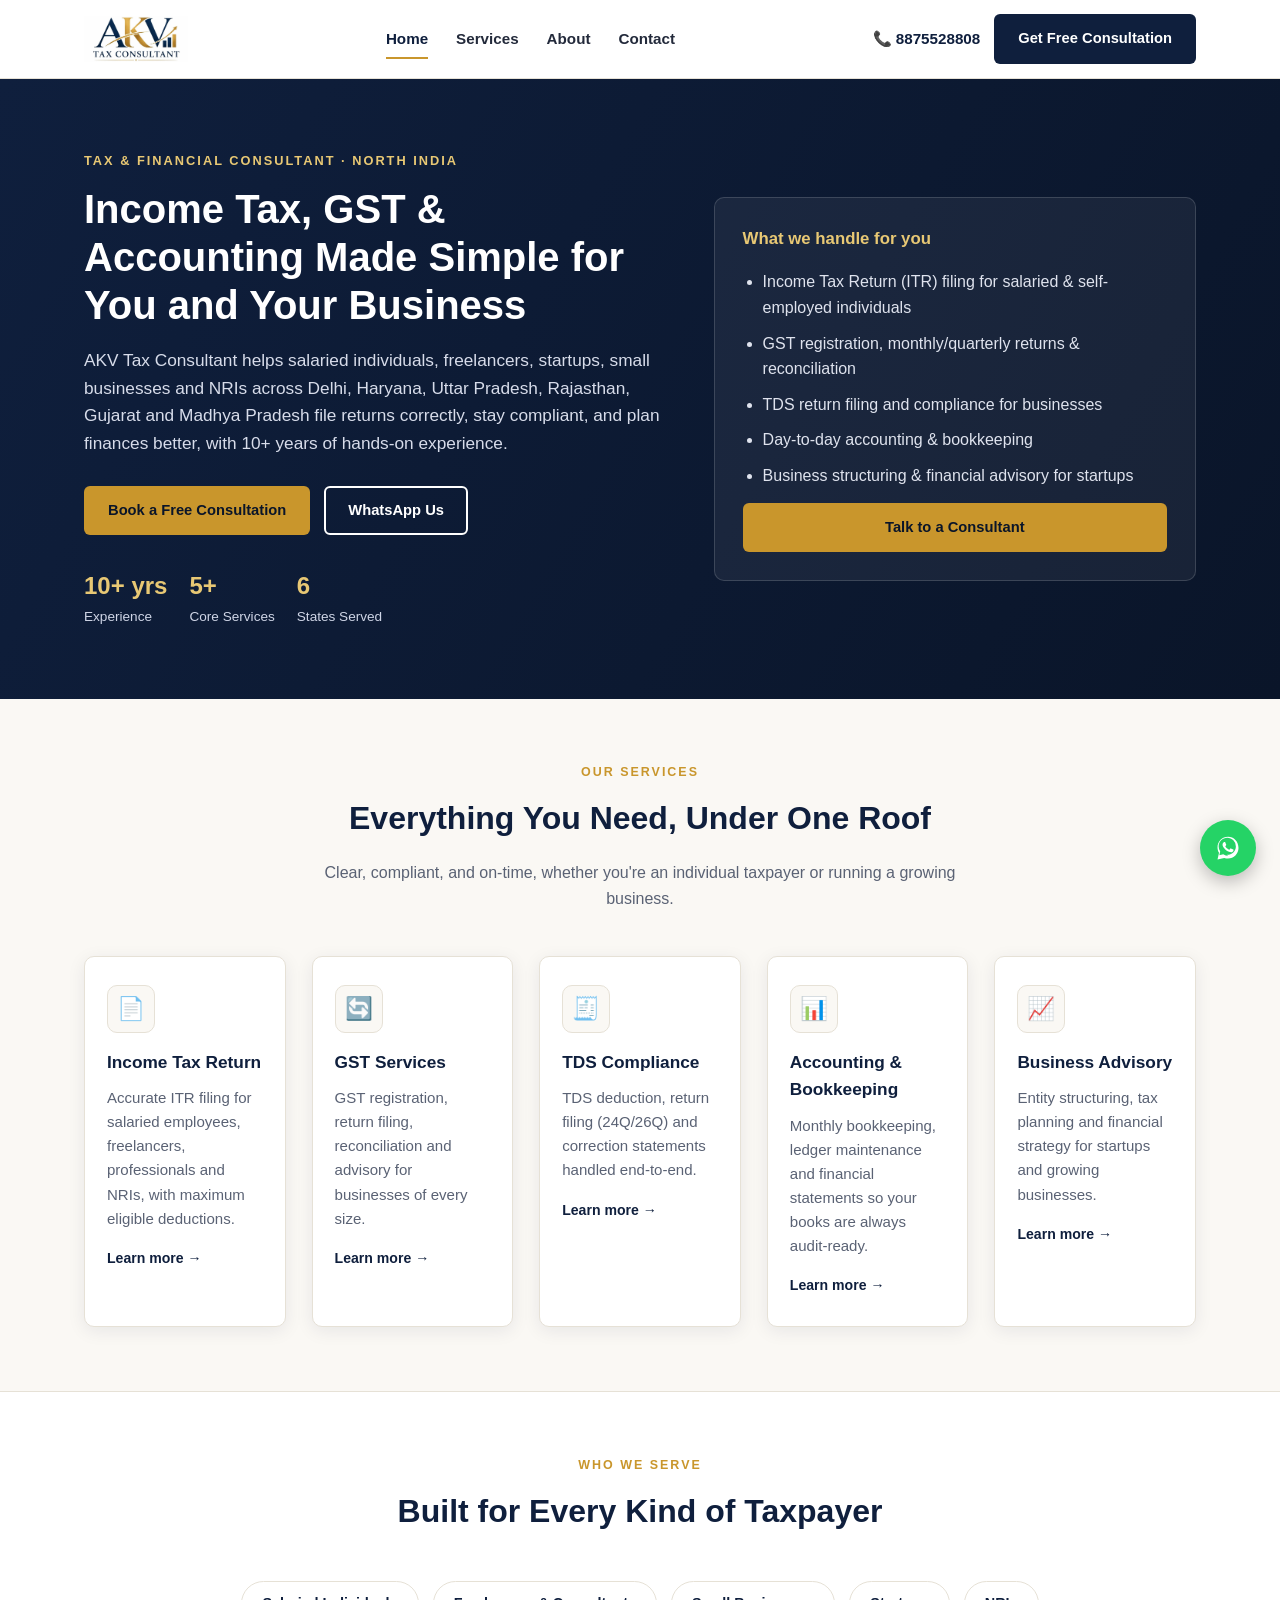
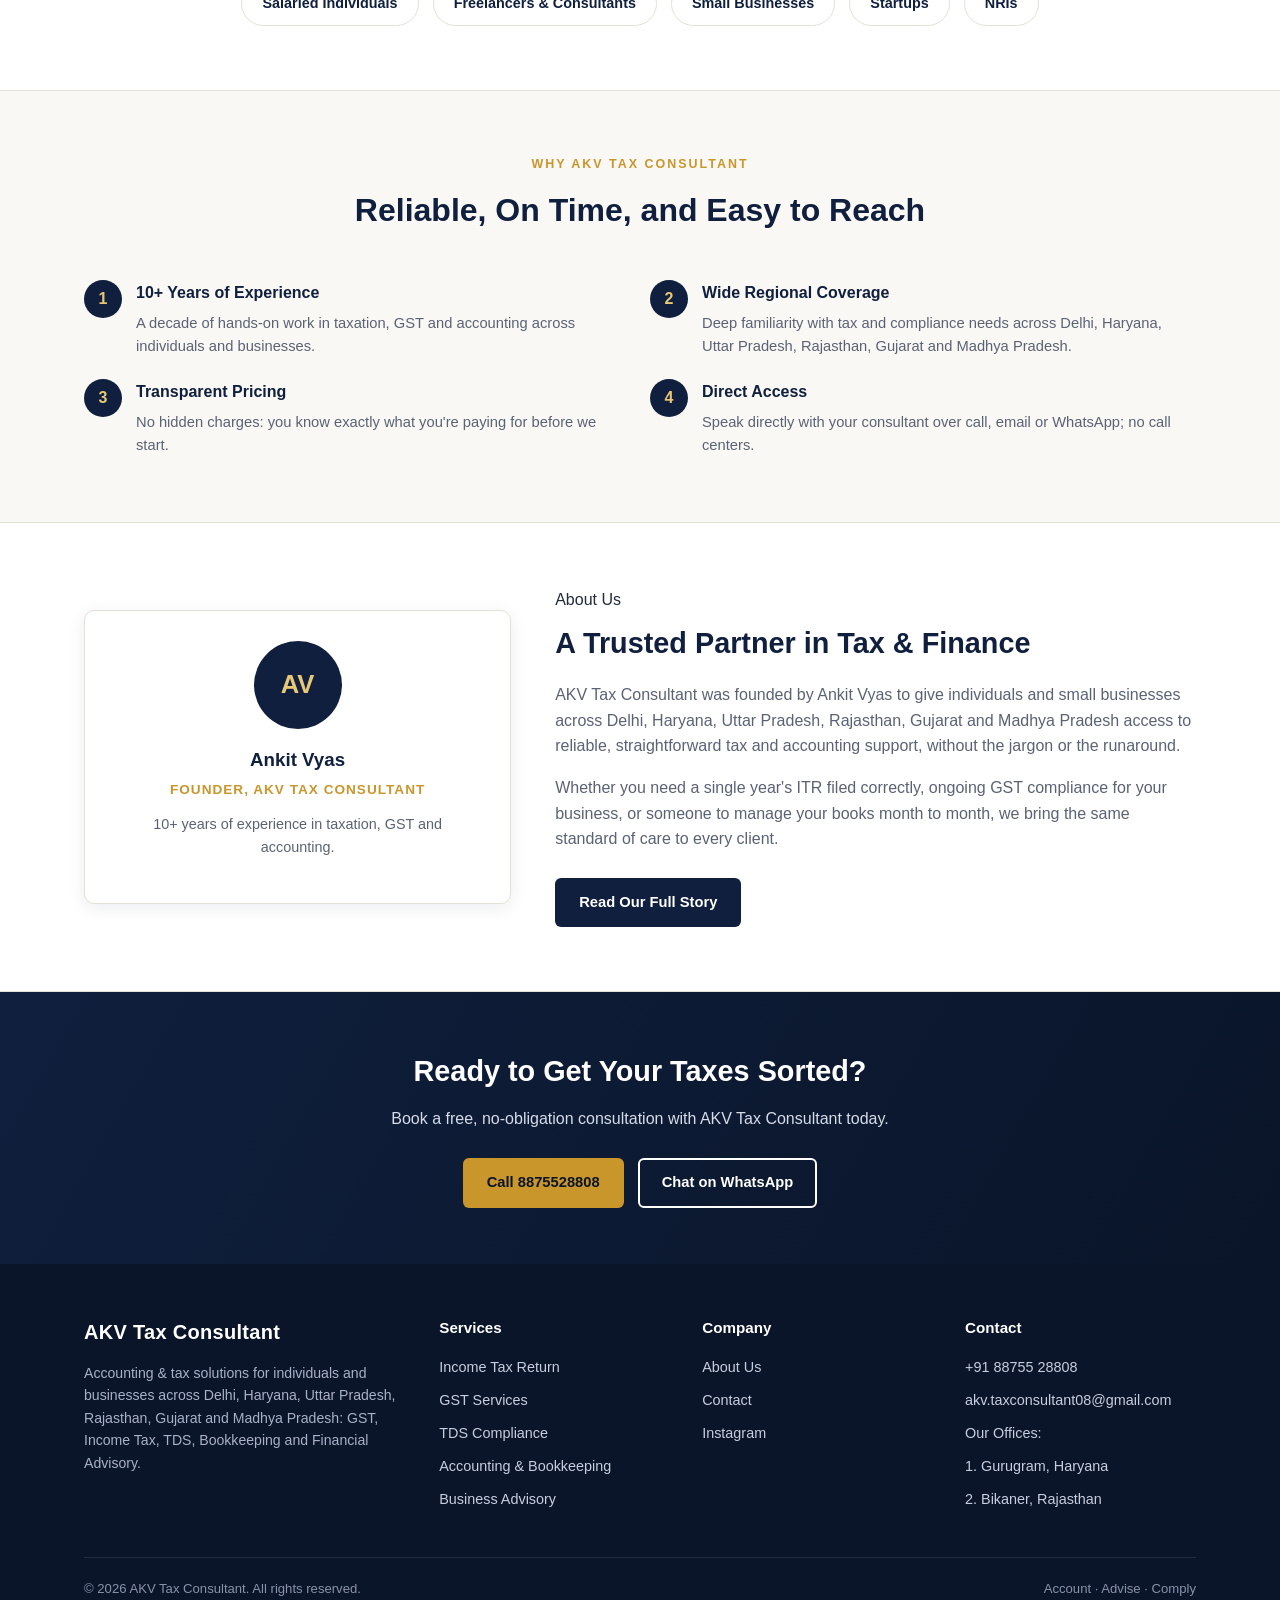
<file: index.html>
<!DOCTYPE html>
<html lang="en-IN">
<head>
<meta charset="UTF-8">
<meta name="viewport" content="width=device-width, initial-scale=1.0">
<title>AKV Tax Consultant | Income Tax, GST & TDS Filing in North India</title>
<meta name="description" content="AKV Tax Consultant helps salaried individuals, freelancers, startups & small businesses in North India with Income Tax Return filing, GST, TDS compliance, bookkeeping & business advisory. Call +91 8875528808.">
<link rel="canonical" href="https://akvtaxconsultant.github.io/">
<link rel="icon" type="image/svg+xml" href="images/favicon.svg">
<link rel="stylesheet" href="css/style.css">

<!-- Open Graph -->
<meta property="og:type" content="website">
<meta property="og:title" content="AKV Tax Consultant | Income Tax, GST & TDS Filing in North India">
<meta property="og:description" content="Accounting & tax solutions for individuals, freelancers, startups and small businesses across Delhi, Haryana, Uttar Pradesh, Rajasthan, Gujarat and Madhya Pradesh: ITR, GST, TDS, bookkeeping & business advisory.">
<meta property="og:url" content="https://akvtaxconsultant.github.io/">
<meta property="og:locale" content="en_IN">

<script type="application/ld+json">
{
  "@context": "https://schema.org",
  "@type": "AccountingService",
  "name": "AKV Tax Consultant",
  "image": "https://akvtaxconsultant.github.io/images/logo.jpg",
  "url": "https://akvtaxconsultant.github.io/",
  "telephone": "+91-8875528808",
  "email": "akv.taxconsultant08@gmail.com",
  "priceRange": "₹₹",
  "areaServed": ["Delhi", "Haryana", "Uttar Pradesh", "Rajasthan", "Gujarat", "Madhya Pradesh"],
  "address": {
    "@type": "PostalAddress",
    "addressLocality": "Gurugram",
    "addressRegion": "Haryana",
    "addressCountry": "IN"
  },
  "location": [
    {
      "@type": "Place",
      "name": "AKV Tax Consultant - Gurugram Office",
      "address": { "@type": "PostalAddress", "addressLocality": "Gurugram", "addressRegion": "Haryana", "addressCountry": "IN" }
    },
    {
      "@type": "Place",
      "name": "AKV Tax Consultant - Bikaner Office",
      "address": { "@type": "PostalAddress", "addressLocality": "Bikaner", "addressRegion": "Rajasthan", "addressCountry": "IN" }
    }
  ],
  "founder": {
    "@type": "Person",
    "name": "Ankit Vyas"
  },
  "sameAs": ["https://www.instagram.com/akvtaxconsultant/"],
  "slogan": "Account | Advise | Comply",
  "makesOffer": [
    { "@type": "Offer", "itemOffered": { "@type": "Service", "name": "Income Tax Return Filing" } },
    { "@type": "Offer", "itemOffered": { "@type": "Service", "name": "GST Registration & Filing" } },
    { "@type": "Offer", "itemOffered": { "@type": "Service", "name": "TDS Compliance" } },
    { "@type": "Offer", "itemOffered": { "@type": "Service", "name": "Accounting & Bookkeeping" } },
    { "@type": "Offer", "itemOffered": { "@type": "Service", "name": "Business Advisory" } }
  ]
}
</script>
</head>
<body>

<header class="site-header">
  <div class="nav-wrap">
    <a href="index.html" class="brand">
      <img src="images/logo.jpg" alt="AKV Tax Consultant" class="brand-logo">
    </a>
    <nav class="main-nav" aria-label="Primary">
      <a href="index.html" class="active">Home</a>
      <div class="has-dropdown">
        <a href="services.html">Services</a>
        <div class="dropdown">
          <a href="services/income-tax-return-filing.html">Income Tax Return Filing</a>
          <a href="services/gst-services.html">GST Services</a>
          <a href="services/tds-compliance.html">TDS Compliance</a>
          <a href="services/accounting-bookkeeping.html">Accounting &amp; Bookkeeping</a>
          <a href="services/business-advisory.html">Business Advisory</a>
        </div>
      </div>
      <a href="about.html">About</a>
      <a href="contact.html">Contact</a>
    </nav>
    <div class="header-cta">
      <a href="tel:+918875528808" class="call-link">📞 8875528808</a>
      <a href="contact.html" class="btn btn-primary">Get Free Consultation</a>
    </div>
    <button class="nav-toggle" aria-label="Toggle menu" aria-expanded="false">☰</button>
  </div>
</header>

<section class="hero">
  <div class="container">
    <div>
      <div class="eyebrow">Tax &amp; Financial Consultant · North India</div>
      <h1>Income Tax, GST &amp; Accounting Made Simple for You and Your Business</h1>
      <p class="lead">AKV Tax Consultant helps salaried individuals, freelancers, startups, small businesses and NRIs across Delhi, Haryana, Uttar Pradesh, Rajasthan, Gujarat and Madhya Pradesh file returns correctly, stay compliant, and plan finances better, with 10+ years of hands-on experience.</p>
      <div class="hero-actions">
        <a href="contact.html" class="btn btn-gold">Book a Free Consultation</a>
        <a href="https://wa.me/918875528808" class="btn btn-outline" style="border-color:#fff;color:#fff;">WhatsApp Us</a>
      </div>
      <div class="hero-badges">
        <div><strong>10+ yrs</strong>Experience</div>
        <div><strong>5+</strong>Core Services</div>
        <div><strong>6</strong>States Served</div>
      </div>
    </div>
    <div class="hero-panel">
      <h3>What we handle for you</h3>
      <ul>
        <li>Income Tax Return (ITR) filing for salaried &amp; self-employed individuals</li>
        <li>GST registration, monthly/quarterly returns &amp; reconciliation</li>
        <li>TDS return filing and compliance for businesses</li>
        <li>Day-to-day accounting &amp; bookkeeping</li>
        <li>Business structuring &amp; financial advisory for startups</li>
      </ul>
      <a href="contact.html" class="btn btn-gold" style="width:100%;">Talk to a Consultant</a>
    </div>
  </div>
</section>

<section>
  <div class="container">
    <div class="section-head">
      <div class="eyebrow">Our Services</div>
      <h2>Everything You Need, Under One Roof</h2>
      <p>Clear, compliant, and on-time, whether you're an individual taxpayer or running a growing business.</p>
    </div>
    <div class="grid grid-5">
      <div class="card">
        <div class="icon">📄</div>
        <h3>Income Tax Return</h3>
        <p>Accurate ITR filing for salaried employees, freelancers, professionals and NRIs, with maximum eligible deductions.</p>
        <a class="card-link" href="services/income-tax-return-filing.html">Learn more →</a>
      </div>
      <div class="card">
        <div class="icon">🔄</div>
        <h3>GST Services</h3>
        <p>GST registration, return filing, reconciliation and advisory for businesses of every size.</p>
        <a class="card-link" href="services/gst-services.html">Learn more →</a>
      </div>
      <div class="card">
        <div class="icon">🧾</div>
        <h3>TDS Compliance</h3>
        <p>TDS deduction, return filing (24Q/26Q) and correction statements handled end-to-end.</p>
        <a class="card-link" href="services/tds-compliance.html">Learn more →</a>
      </div>
      <div class="card">
        <div class="icon">📊</div>
        <h3>Accounting &amp; Bookkeeping</h3>
        <p>Monthly bookkeeping, ledger maintenance and financial statements so your books are always audit-ready.</p>
        <a class="card-link" href="services/accounting-bookkeeping.html">Learn more →</a>
      </div>
      <div class="card">
        <div class="icon">📈</div>
        <h3>Business Advisory</h3>
        <p>Entity structuring, tax planning and financial strategy for startups and growing businesses.</p>
        <a class="card-link" href="services/business-advisory.html">Learn more →</a>
      </div>
    </div>
  </div>
</section>

<section class="section-alt">
  <div class="container">
    <div class="section-head">
      <div class="eyebrow">Who We Serve</div>
      <h2>Built for Every Kind of Taxpayer</h2>
    </div>
    <div class="clients-strip">
      <span class="pill">Salaried Individuals</span>
      <span class="pill">Freelancers &amp; Consultants</span>
      <span class="pill">Small Businesses</span>
      <span class="pill">Startups</span>
      <span class="pill">NRIs</span>
    </div>
  </div>
</section>

<section>
  <div class="container">
    <div class="section-head">
      <div class="eyebrow">Why AKV Tax Consultant</div>
      <h2>Reliable, On Time, and Easy to Reach</h2>
    </div>
    <div class="why-list">
      <div class="why-item">
        <div class="num">1</div>
        <div><h4>10+ Years of Experience</h4><p>A decade of hands-on work in taxation, GST and accounting across individuals and businesses.</p></div>
      </div>
      <div class="why-item">
        <div class="num">2</div>
        <div><h4>Wide Regional Coverage</h4><p>Deep familiarity with tax and compliance needs across Delhi, Haryana, Uttar Pradesh, Rajasthan, Gujarat and Madhya Pradesh.</p></div>
      </div>
      <div class="why-item">
        <div class="num">3</div>
        <div><h4>Transparent Pricing</h4><p>No hidden charges: you know exactly what you're paying for before we start.</p></div>
      </div>
      <div class="why-item">
        <div class="num">4</div>
        <div><h4>Direct Access</h4><p>Speak directly with your consultant over call, email or WhatsApp; no call centers.</p></div>
      </div>
    </div>
  </div>
</section>

<section class="section-alt">
  <div class="container about-grid">
    <div class="founder-card">
      <div class="founder-avatar">AV</div>
      <h3>Ankit Vyas</h3>
      <div class="role">Founder, AKV Tax Consultant</div>
      <p style="color:var(--text-muted); font-size:0.9rem; margin-top:12px;">10+ years of experience in taxation, GST and accounting.</p>
    </div>
    <div>
      <div class="eyebrow">About Us</div>
      <h2 style="color:var(--navy); font-size:1.8rem; margin:8px 0 14px;">A Trusted Partner in Tax &amp; Finance</h2>
      <p style="color:var(--text-muted);">AKV Tax Consultant was founded by Ankit Vyas to give individuals and small businesses across Delhi, Haryana, Uttar Pradesh, Rajasthan, Gujarat and Madhya Pradesh access to reliable, straightforward tax and accounting support, without the jargon or the runaround.</p>
      <p style="color:var(--text-muted);">Whether you need a single year's ITR filed correctly, ongoing GST compliance for your business, or someone to manage your books month to month, we bring the same standard of care to every client.</p>
      <a href="about.html" class="btn btn-primary" style="margin-top:10px;">Read Our Full Story</a>
    </div>
  </div>
</section>

<section class="cta-band">
  <div class="container">
    <h2>Ready to Get Your Taxes Sorted?</h2>
    <p>Book a free, no-obligation consultation with AKV Tax Consultant today.</p>
    <div class="hero-actions">
      <a href="tel:+918875528808" class="btn btn-gold">Call 8875528808</a>
      <a href="https://wa.me/918875528808" class="btn btn-outline" style="border-color:#fff;color:#fff;">Chat on WhatsApp</a>
    </div>
  </div>
</section>

<footer class="site-footer">
  <div class="container">
    <div class="footer-grid">
      <div class="footer-brand">
        <div class="brand" style="color:#fff; margin-bottom:14px;">
          <span>AKV Tax Consultant</span>
        </div>
        <p>Accounting &amp; tax solutions for individuals and businesses across Delhi, Haryana, Uttar Pradesh, Rajasthan, Gujarat and Madhya Pradesh: GST, Income Tax, TDS, Bookkeeping and Financial Advisory.</p>
      </div>
      <div>
        <h4>Services</h4>
        <ul>
          <li><a href="services/income-tax-return-filing.html">Income Tax Return</a></li>
          <li><a href="services/gst-services.html">GST Services</a></li>
          <li><a href="services/tds-compliance.html">TDS Compliance</a></li>
          <li><a href="services/accounting-bookkeeping.html">Accounting &amp; Bookkeeping</a></li>
          <li><a href="services/business-advisory.html">Business Advisory</a></li>
        </ul>
      </div>
      <div>
        <h4>Company</h4>
        <ul>
          <li><a href="about.html">About Us</a></li>
          <li><a href="contact.html">Contact</a></li>
          <li><a href="https://www.instagram.com/akvtaxconsultant/">Instagram</a></li>
        </ul>
      </div>
      <div>
        <h4>Contact</h4>
        <ul>
          <li><a href="tel:+918875528808">+91 88755 28808</a></li>
          <li><a href="mailto:akv.taxconsultant08@gmail.com">akv.taxconsultant08@gmail.com</a></li>
          <li>Our Offices:</li>
          <li>1. Gurugram, Haryana</li>
          <li>2. Bikaner, Rajasthan</li>
        </ul>
      </div>
    </div>
    <div class="footer-bottom">
      <span>© <span id="year"></span> AKV Tax Consultant. All rights reserved.</span>
      <span>Account · Advise · Comply</span>
    </div>
  </div>
</footer>
<a href="https://wa.me/918875528808" class="whatsapp-float" aria-label="Chat on WhatsApp"><svg viewBox="0 0 32 32" width="28" height="28" fill="currentColor" aria-hidden="true"><path d="M16.004 3C9.377 3 4 8.377 4 15.004c0 2.386.63 4.62 1.735 6.555L4 29l7.652-1.688a11.94 11.94 0 0 0 4.352.816h.005c6.627 0 12.004-5.377 12.004-12.004C28.013 8.377 22.636 3 16.004 3zm0 21.836a9.79 9.79 0 0 1-4.993-1.367l-.358-.213-4.54 1.002.97-4.428-.234-.363a9.8 9.8 0 0 1-1.516-5.244c0-5.417 4.409-9.826 9.83-9.826 2.626 0 5.09 1.023 6.947 2.881a9.76 9.76 0 0 1 2.878 6.95c0 5.418-4.409 9.608-9.984 9.608zm5.63-7.35c-.307-.154-1.816-.897-2.098-.999-.281-.103-.487-.154-.692.154-.205.307-.795.998-.975 1.204-.18.205-.36.23-.667.077-.307-.154-1.296-.478-2.469-1.523-.912-.813-1.528-1.817-1.707-2.124-.18-.307-.019-.473.135-.626.139-.138.307-.36.46-.54.154-.18.205-.307.307-.512.103-.205.051-.384-.026-.539-.077-.154-.692-1.667-.948-2.284-.25-.6-.504-.519-.692-.529-.179-.008-.384-.01-.589-.01a1.13 1.13 0 0 0-.82.384c-.282.307-1.076 1.05-1.076 2.563 0 1.512 1.102 2.973 1.256 3.178.154.205 2.17 3.315 5.258 4.65.735.317 1.309.507 1.756.649.738.235 1.41.202 1.941.123.592-.088 1.816-.742 2.072-1.459.256-.717.256-1.331.18-1.459-.077-.128-.281-.205-.588-.36z"/></svg></a>

<script src="js/main.js"></script>
</body>
</html>
</file>
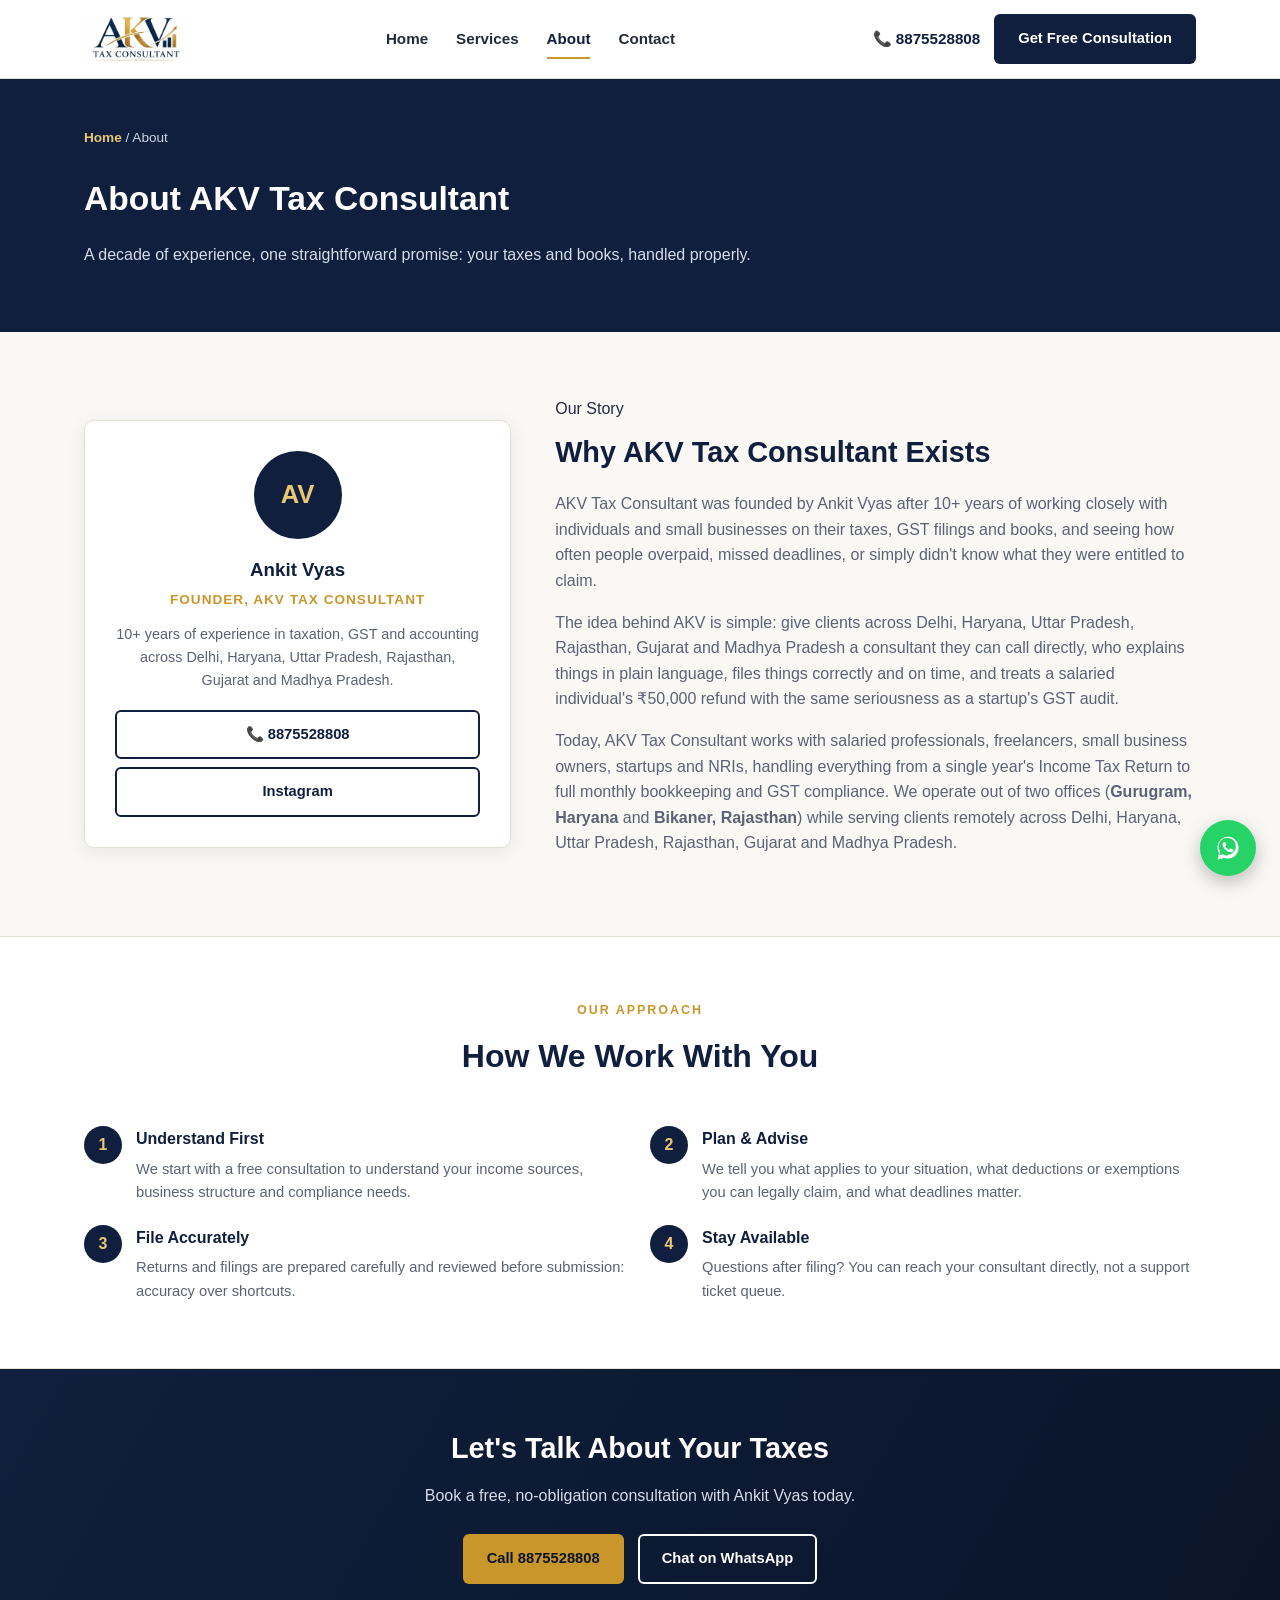
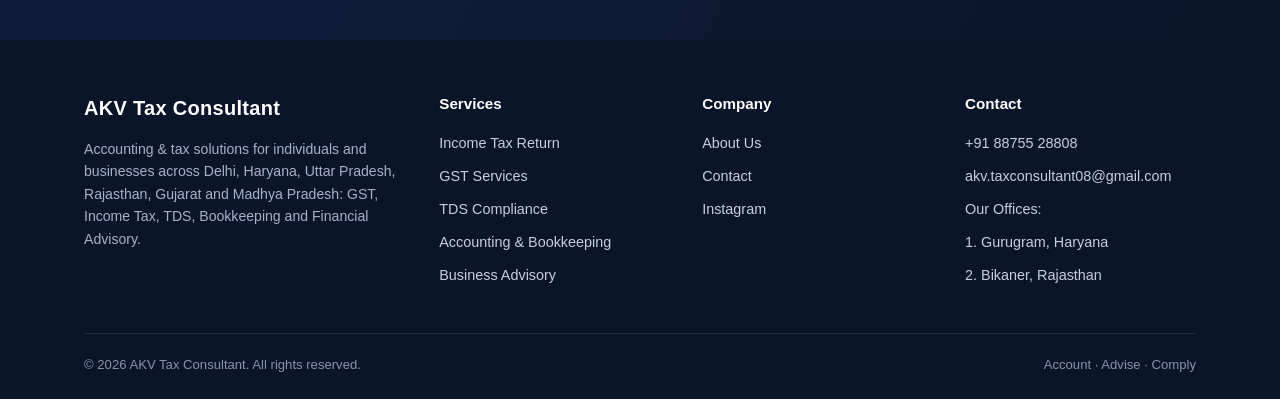
<file: about.html>
<!DOCTYPE html>
<html lang="en-IN">
<head>
<meta charset="UTF-8">
<meta name="viewport" content="width=device-width, initial-scale=1.0">
<title>About Us | AKV Tax Consultant</title>
<meta name="description" content="Meet Ankit Vyas, founder of AKV Tax Consultant, with 10+ years of experience in taxation, GST and accounting, serving individuals and businesses across Delhi, Haryana, Uttar Pradesh, Rajasthan, Gujarat and Madhya Pradesh.">
<link rel="canonical" href="https://akvtaxconsultant.github.io/about.html">
<link rel="icon" type="image/svg+xml" href="images/favicon.svg">
<link rel="stylesheet" href="css/style.css">
<script type="application/ld+json">
{
  "@context": "https://schema.org",
  "@type": "Person",
  "name": "Ankit Vyas",
  "jobTitle": "Founder & Tax Consultant",
  "worksFor": { "@type": "Organization", "name": "AKV Tax Consultant" },
  "email": "akv.taxconsultant08@gmail.com",
  "telephone": "+91-8875528808"
}
</script>
</head>
<body>

<header class="site-header">
  <div class="nav-wrap">
    <a href="index.html" class="brand">
      <img src="images/logo.jpg" alt="AKV Tax Consultant" class="brand-logo">
    </a>
    <nav class="main-nav" aria-label="Primary">
      <a href="index.html">Home</a>
      <div class="has-dropdown">
        <a href="services.html">Services</a>
        <div class="dropdown">
          <a href="services/income-tax-return-filing.html">Income Tax Return Filing</a>
          <a href="services/gst-services.html">GST Services</a>
          <a href="services/tds-compliance.html">TDS Compliance</a>
          <a href="services/accounting-bookkeeping.html">Accounting &amp; Bookkeeping</a>
          <a href="services/business-advisory.html">Business Advisory</a>
        </div>
      </div>
      <a href="about.html" class="active">About</a>
      <a href="contact.html">Contact</a>
    </nav>
    <div class="header-cta">
      <a href="tel:+918875528808" class="call-link">📞 8875528808</a>
      <a href="contact.html" class="btn btn-primary">Get Free Consultation</a>
    </div>
    <button class="nav-toggle" aria-label="Toggle menu" aria-expanded="false">☰</button>
  </div>
</header>

<section class="service-hero">
  <div class="container">
    <div class="breadcrumb" style="color:#cfd5e6; padding-top:0;"><a href="index.html" style="color:#e8c874;">Home</a> / About</div>
    <h1>About AKV Tax Consultant</h1>
    <p>A decade of experience, one straightforward promise: your taxes and books, handled properly.</p>
  </div>
</section>

<section>
  <div class="container about-grid">
    <div class="founder-card">
      <div class="founder-avatar">AV</div>
      <h3>Ankit Vyas</h3>
      <div class="role">Founder, AKV Tax Consultant</div>
      <p style="color:var(--text-muted); font-size:0.9rem; margin-top:12px;">10+ years of experience in taxation, GST and accounting across Delhi, Haryana, Uttar Pradesh, Rajasthan, Gujarat and Madhya Pradesh.</p>
      <div style="margin-top:18px; display:flex; flex-direction:column; gap:8px;">
        <a href="tel:+918875528808" class="btn btn-outline">📞 8875528808</a>
        <a href="https://www.instagram.com/akvtaxconsultant/" class="btn btn-outline">Instagram</a>
      </div>
    </div>
    <div>
      <div class="eyebrow">Our Story</div>
      <h2 style="color:var(--navy); font-size:1.8rem; margin:8px 0 14px;">Why AKV Tax Consultant Exists</h2>
      <p style="color:var(--text-muted);">AKV Tax Consultant was founded by Ankit Vyas after 10+ years of working closely with individuals and small businesses on their taxes, GST filings and books, and seeing how often people overpaid, missed deadlines, or simply didn't know what they were entitled to claim.</p>
      <p style="color:var(--text-muted);">The idea behind AKV is simple: give clients across Delhi, Haryana, Uttar Pradesh, Rajasthan, Gujarat and Madhya Pradesh a consultant they can call directly, who explains things in plain language, files things correctly and on time, and treats a salaried individual's ₹50,000 refund with the same seriousness as a startup's GST audit.</p>
      <p style="color:var(--text-muted);">Today, AKV Tax Consultant works with salaried professionals, freelancers, small business owners, startups and NRIs, handling everything from a single year's Income Tax Return to full monthly bookkeeping and GST compliance. We operate out of two offices (<strong>Gurugram, Haryana</strong> and <strong>Bikaner, Rajasthan</strong>) while serving clients remotely across Delhi, Haryana, Uttar Pradesh, Rajasthan, Gujarat and Madhya Pradesh.</p>
    </div>
  </div>
</section>

<section class="section-alt">
  <div class="container">
    <div class="section-head">
      <div class="eyebrow">Our Approach</div>
      <h2>How We Work With You</h2>
    </div>
    <div class="why-list">
      <div class="why-item">
        <div class="num">1</div>
        <div><h4>Understand First</h4><p>We start with a free consultation to understand your income sources, business structure and compliance needs.</p></div>
      </div>
      <div class="why-item">
        <div class="num">2</div>
        <div><h4>Plan &amp; Advise</h4><p>We tell you what applies to your situation, what deductions or exemptions you can legally claim, and what deadlines matter.</p></div>
      </div>
      <div class="why-item">
        <div class="num">3</div>
        <div><h4>File Accurately</h4><p>Returns and filings are prepared carefully and reviewed before submission: accuracy over shortcuts.</p></div>
      </div>
      <div class="why-item">
        <div class="num">4</div>
        <div><h4>Stay Available</h4><p>Questions after filing? You can reach your consultant directly, not a support ticket queue.</p></div>
      </div>
    </div>
  </div>
</section>

<section class="cta-band">
  <div class="container">
    <h2>Let's Talk About Your Taxes</h2>
    <p>Book a free, no-obligation consultation with Ankit Vyas today.</p>
    <div class="hero-actions">
      <a href="tel:+918875528808" class="btn btn-gold">Call 8875528808</a>
      <a href="https://wa.me/918875528808" class="btn btn-outline" style="border-color:#fff;color:#fff;">Chat on WhatsApp</a>
    </div>
  </div>
</section>

<footer class="site-footer">
  <div class="container">
    <div class="footer-grid">
      <div class="footer-brand">
        <div class="brand" style="color:#fff; margin-bottom:14px;">
          <span>AKV Tax Consultant</span>
        </div>
        <p>Accounting &amp; tax solutions for individuals and businesses across Delhi, Haryana, Uttar Pradesh, Rajasthan, Gujarat and Madhya Pradesh: GST, Income Tax, TDS, Bookkeeping and Financial Advisory.</p>
      </div>
      <div>
        <h4>Services</h4>
        <ul>
          <li><a href="services/income-tax-return-filing.html">Income Tax Return</a></li>
          <li><a href="services/gst-services.html">GST Services</a></li>
          <li><a href="services/tds-compliance.html">TDS Compliance</a></li>
          <li><a href="services/accounting-bookkeeping.html">Accounting &amp; Bookkeeping</a></li>
          <li><a href="services/business-advisory.html">Business Advisory</a></li>
        </ul>
      </div>
      <div>
        <h4>Company</h4>
        <ul>
          <li><a href="about.html">About Us</a></li>
          <li><a href="contact.html">Contact</a></li>
          <li><a href="https://www.instagram.com/akvtaxconsultant/">Instagram</a></li>
        </ul>
      </div>
      <div>
        <h4>Contact</h4>
        <ul>
          <li><a href="tel:+918875528808">+91 88755 28808</a></li>
          <li><a href="mailto:akv.taxconsultant08@gmail.com">akv.taxconsultant08@gmail.com</a></li>
          <li>Our Offices:</li>
          <li>1. Gurugram, Haryana</li>
          <li>2. Bikaner, Rajasthan</li>
        </ul>
      </div>
    </div>
    <div class="footer-bottom">
      <span>© <span id="year"></span> AKV Tax Consultant. All rights reserved.</span>
      <span>Account · Advise · Comply</span>
    </div>
  </div>
</footer>
<a href="https://wa.me/918875528808" class="whatsapp-float" aria-label="Chat on WhatsApp"><svg viewBox="0 0 32 32" width="28" height="28" fill="currentColor" aria-hidden="true"><path d="M16.004 3C9.377 3 4 8.377 4 15.004c0 2.386.63 4.62 1.735 6.555L4 29l7.652-1.688a11.94 11.94 0 0 0 4.352.816h.005c6.627 0 12.004-5.377 12.004-12.004C28.013 8.377 22.636 3 16.004 3zm0 21.836a9.79 9.79 0 0 1-4.993-1.367l-.358-.213-4.54 1.002.97-4.428-.234-.363a9.8 9.8 0 0 1-1.516-5.244c0-5.417 4.409-9.826 9.83-9.826 2.626 0 5.09 1.023 6.947 2.881a9.76 9.76 0 0 1 2.878 6.95c0 5.418-4.409 9.608-9.984 9.608zm5.63-7.35c-.307-.154-1.816-.897-2.098-.999-.281-.103-.487-.154-.692.154-.205.307-.795.998-.975 1.204-.18.205-.36.23-.667.077-.307-.154-1.296-.478-2.469-1.523-.912-.813-1.528-1.817-1.707-2.124-.18-.307-.019-.473.135-.626.139-.138.307-.36.46-.54.154-.18.205-.307.307-.512.103-.205.051-.384-.026-.539-.077-.154-.692-1.667-.948-2.284-.25-.6-.504-.519-.692-.529-.179-.008-.384-.01-.589-.01a1.13 1.13 0 0 0-.82.384c-.282.307-1.076 1.05-1.076 2.563 0 1.512 1.102 2.973 1.256 3.178.154.205 2.17 3.315 5.258 4.65.735.317 1.309.507 1.756.649.738.235 1.41.202 1.941.123.592-.088 1.816-.742 2.072-1.459.256-.717.256-1.331.18-1.459-.077-.128-.281-.205-.588-.36z"/></svg></a>

<script src="js/main.js"></script>
</body>
</html>
</file>
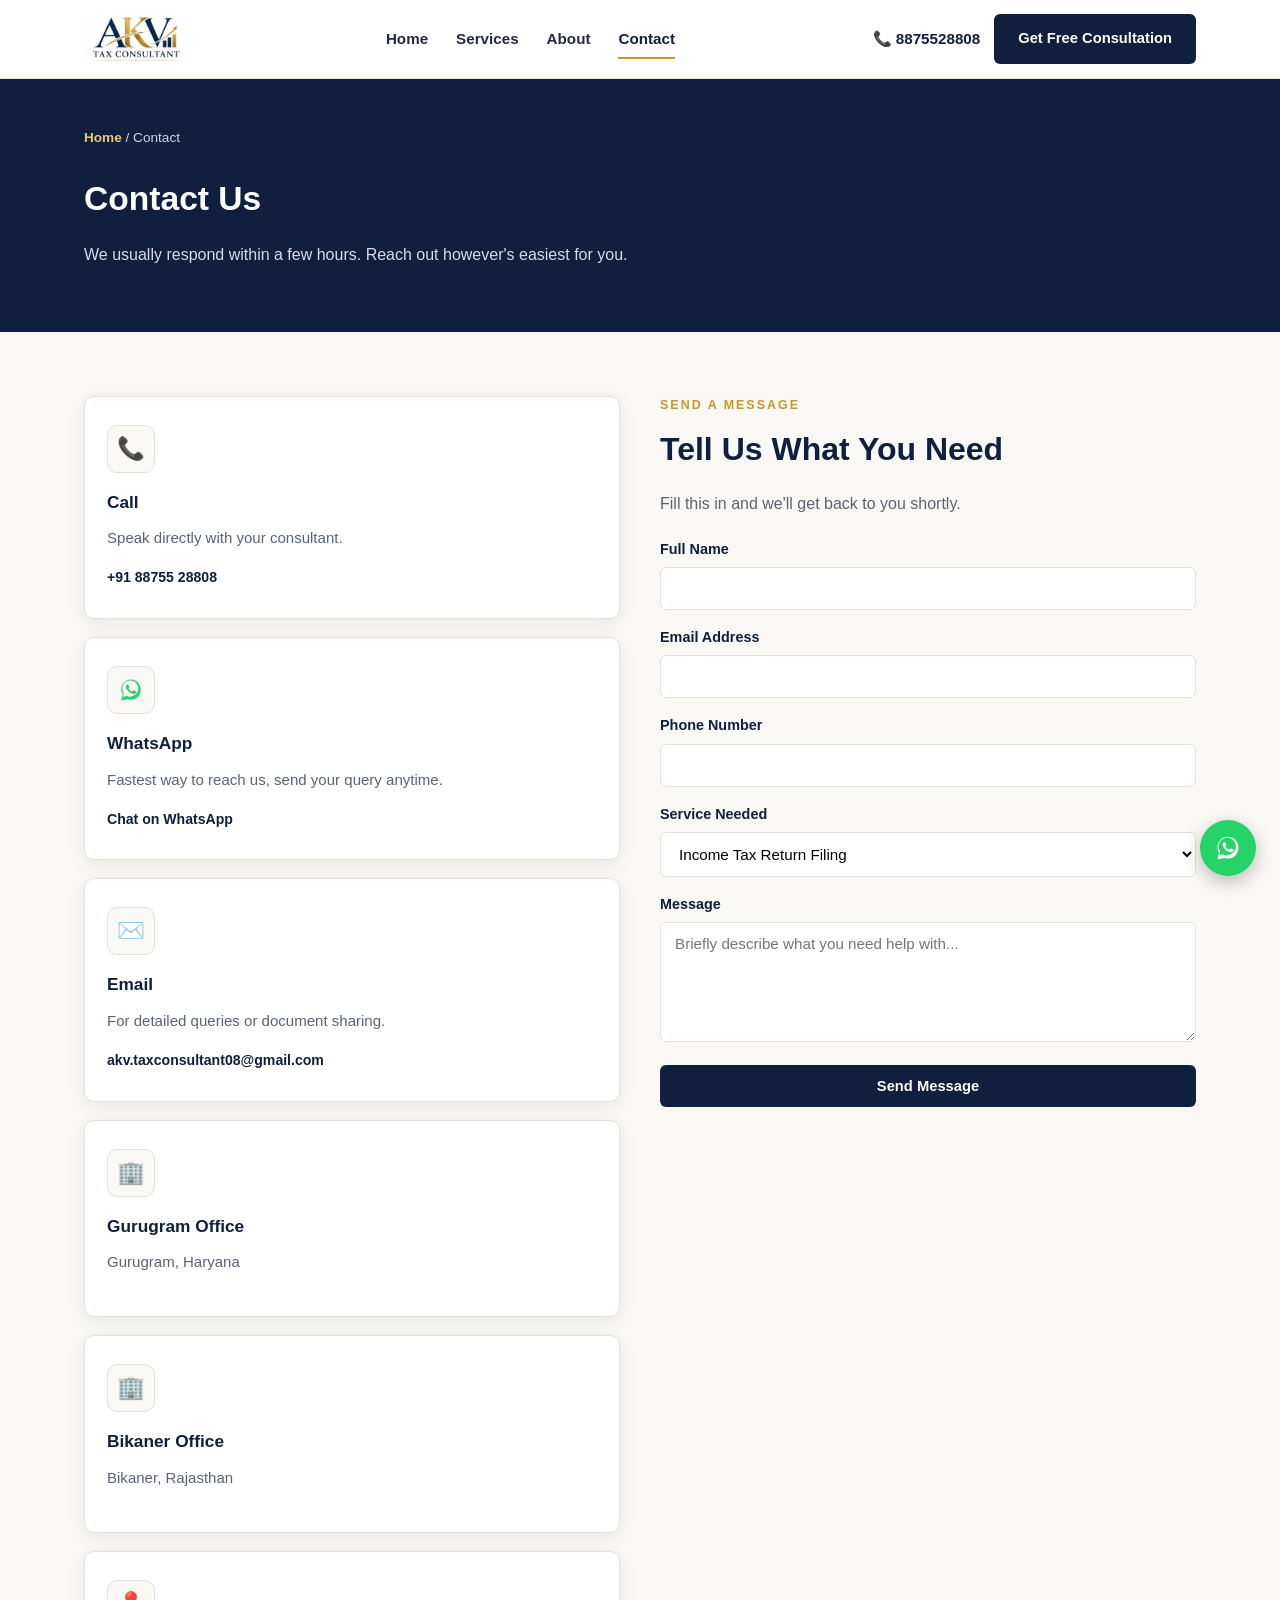
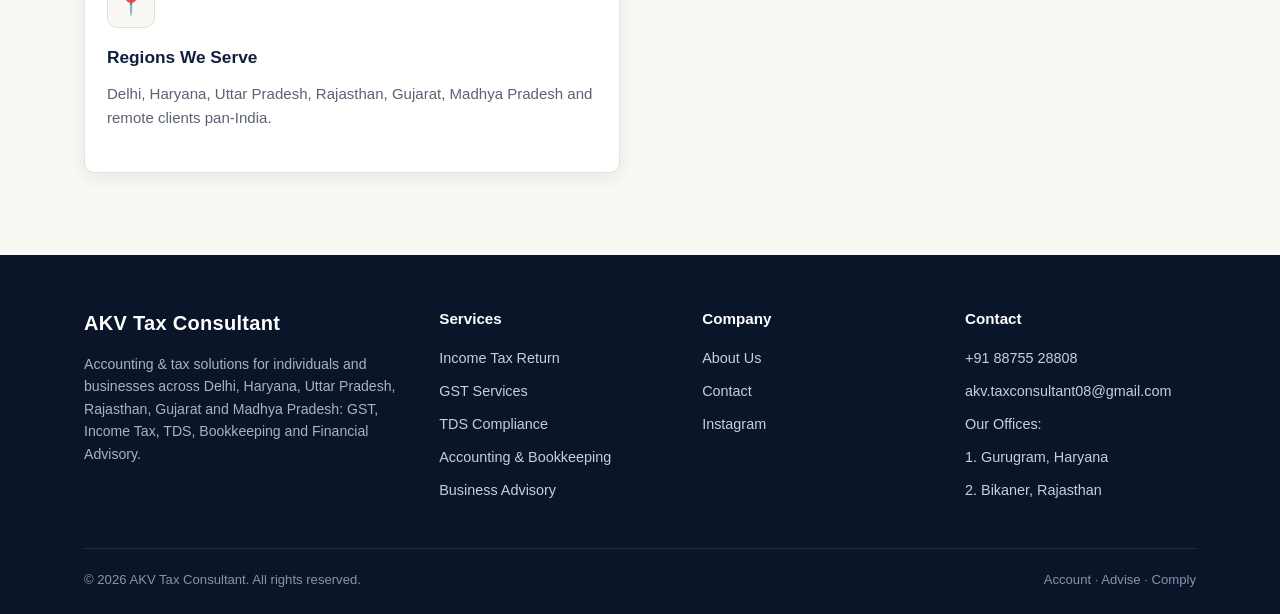
<file: contact.html>
<!DOCTYPE html>
<html lang="en-IN">
<head>
<meta charset="UTF-8">
<meta name="viewport" content="width=device-width, initial-scale=1.0">
<title>Contact Us | AKV Tax Consultant</title>
<meta name="description" content="Get in touch with AKV Tax Consultant in North India. Call, WhatsApp or email us for Income Tax, GST, TDS, bookkeeping and business advisory support.">
<link rel="canonical" href="https://akvtaxconsultant.github.io/contact.html">
<link rel="icon" type="image/svg+xml" href="images/favicon.svg">
<link rel="stylesheet" href="css/style.css">
<script type="application/ld+json">
{
  "@context": "https://schema.org",
  "@type": "ContactPage",
  "name": "Contact AKV Tax Consultant",
  "url": "https://akvtaxconsultant.github.io/contact.html"
}
</script>
</head>
<body>

<header class="site-header">
  <div class="nav-wrap">
    <a href="index.html" class="brand">
      <img src="images/logo.jpg" alt="AKV Tax Consultant" class="brand-logo">
    </a>
    <nav class="main-nav" aria-label="Primary">
      <a href="index.html">Home</a>
      <div class="has-dropdown">
        <a href="services.html">Services</a>
        <div class="dropdown">
          <a href="services/income-tax-return-filing.html">Income Tax Return Filing</a>
          <a href="services/gst-services.html">GST Services</a>
          <a href="services/tds-compliance.html">TDS Compliance</a>
          <a href="services/accounting-bookkeeping.html">Accounting &amp; Bookkeeping</a>
          <a href="services/business-advisory.html">Business Advisory</a>
        </div>
      </div>
      <a href="about.html">About</a>
      <a href="contact.html" class="active">Contact</a>
    </nav>
    <div class="header-cta">
      <a href="tel:+918875528808" class="call-link">📞 8875528808</a>
      <a href="contact.html" class="btn btn-primary">Get Free Consultation</a>
    </div>
    <button class="nav-toggle" aria-label="Toggle menu" aria-expanded="false">☰</button>
  </div>
</header>

<section class="service-hero">
  <div class="container">
    <div class="breadcrumb" style="color:#cfd5e6; padding-top:0;"><a href="index.html" style="color:#e8c874;">Home</a> / Contact</div>
    <h1>Contact Us</h1>
    <p>We usually respond within a few hours. Reach out however's easiest for you.</p>
  </div>
</section>

<section>
  <div class="container contact-grid">
    <div class="contact-methods">
      <div class="card">
        <div class="icon">📞</div>
        <h3>Call</h3>
        <p>Speak directly with your consultant.</p>
        <a class="card-link" href="tel:+918875528808">+91 88755 28808</a>
      </div>
      <div class="card">
        <div class="icon"><svg viewBox="0 0 32 32" width="26" height="26" fill="#25D366" aria-hidden="true"><path d="M16.004 3C9.377 3 4 8.377 4 15.004c0 2.386.63 4.62 1.735 6.555L4 29l7.652-1.688a11.94 11.94 0 0 0 4.352.816h.005c6.627 0 12.004-5.377 12.004-12.004C28.013 8.377 22.636 3 16.004 3zm0 21.836a9.79 9.79 0 0 1-4.993-1.367l-.358-.213-4.54 1.002.97-4.428-.234-.363a9.8 9.8 0 0 1-1.516-5.244c0-5.417 4.409-9.826 9.83-9.826 2.626 0 5.09 1.023 6.947 2.881a9.76 9.76 0 0 1 2.878 6.95c0 5.418-4.409 9.608-9.984 9.608zm5.63-7.35c-.307-.154-1.816-.897-2.098-.999-.281-.103-.487-.154-.692.154-.205.307-.795.998-.975 1.204-.18.205-.36.23-.667.077-.307-.154-1.296-.478-2.469-1.523-.912-.813-1.528-1.817-1.707-2.124-.18-.307-.019-.473.135-.626.139-.138.307-.36.46-.54.154-.18.205-.307.307-.512.103-.205.051-.384-.026-.539-.077-.154-.692-1.667-.948-2.284-.25-.6-.504-.519-.692-.529-.179-.008-.384-.01-.589-.01a1.13 1.13 0 0 0-.82.384c-.282.307-1.076 1.05-1.076 2.563 0 1.512 1.102 2.973 1.256 3.178.154.205 2.17 3.315 5.258 4.65.735.317 1.309.507 1.756.649.738.235 1.41.202 1.941.123.592-.088 1.816-.742 2.072-1.459.256-.717.256-1.331.18-1.459-.077-.128-.281-.205-.588-.36z"/></svg></div>
        <h3>WhatsApp</h3>
        <p>Fastest way to reach us, send your query anytime.</p>
        <a class="card-link" href="https://wa.me/918875528808">Chat on WhatsApp</a>
      </div>
      <div class="card">
        <div class="icon">✉️</div>
        <h3>Email</h3>
        <p>For detailed queries or document sharing.</p>
        <a class="card-link" href="mailto:akv.taxconsultant08@gmail.com">akv.taxconsultant08@gmail.com</a>
      </div>
      <div class="card">
        <div class="icon">🏢</div>
        <h3>Gurugram Office</h3>
        <p>Gurugram, Haryana</p>
      </div>
      <div class="card">
        <div class="icon">🏢</div>
        <h3>Bikaner Office</h3>
        <p>Bikaner, Rajasthan</p>
      </div>
      <div class="card">
        <div class="icon">📍</div>
        <h3>Regions We Serve</h3>
        <p>Delhi, Haryana, Uttar Pradesh, Rajasthan, Gujarat, Madhya Pradesh and remote clients pan-India.</p>
      </div>
    </div>

    <div>
      <div class="section-head" style="text-align:left; margin-bottom:22px;">
        <div class="eyebrow">Send a Message</div>
        <h2 style="margin:8px 0;">Tell Us What You Need</h2>
        <p>Fill this in and we'll get back to you shortly.</p>
      </div>
      <form class="contact-form" id="contactForm">
        <div>
          <label for="name">Full Name</label>
          <input type="text" id="name" name="name" required>
        </div>
        <div>
          <label for="email">Email Address</label>
          <input type="email" id="email" name="email" required>
        </div>
        <div>
          <label for="phone">Phone Number</label>
          <input type="tel" id="phone" name="phone" required>
        </div>
        <div>
          <label for="service">Service Needed</label>
          <select id="service" name="service">
            <option>Income Tax Return Filing</option>
            <option>GST Services</option>
            <option>TDS Compliance</option>
            <option>Accounting &amp; Bookkeeping</option>
            <option>Business Advisory</option>
            <option>Not Sure / Other</option>
          </select>
        </div>
        <div>
          <label for="message">Message</label>
          <textarea id="message" name="message" placeholder="Briefly describe what you need help with..." required></textarea>
        </div>
        <button type="submit" class="btn btn-primary" id="contactSubmitBtn">Send Message</button>
        <p id="contactFormError" style="display:none; color:#b3261e; font-size:0.88rem; margin:0;">Something went wrong sending your message. Please call or WhatsApp us instead.</p>
      </form>
    </div>
  </div>
</section>

<footer class="site-footer">
  <div class="container">
    <div class="footer-grid">
      <div class="footer-brand">
        <div class="brand" style="color:#fff; margin-bottom:14px;">
          <span>AKV Tax Consultant</span>
        </div>
        <p>Accounting &amp; tax solutions for individuals and businesses across Delhi, Haryana, Uttar Pradesh, Rajasthan, Gujarat and Madhya Pradesh: GST, Income Tax, TDS, Bookkeeping and Financial Advisory.</p>
      </div>
      <div>
        <h4>Services</h4>
        <ul>
          <li><a href="services/income-tax-return-filing.html">Income Tax Return</a></li>
          <li><a href="services/gst-services.html">GST Services</a></li>
          <li><a href="services/tds-compliance.html">TDS Compliance</a></li>
          <li><a href="services/accounting-bookkeeping.html">Accounting &amp; Bookkeeping</a></li>
          <li><a href="services/business-advisory.html">Business Advisory</a></li>
        </ul>
      </div>
      <div>
        <h4>Company</h4>
        <ul>
          <li><a href="about.html">About Us</a></li>
          <li><a href="contact.html">Contact</a></li>
          <li><a href="https://www.instagram.com/akvtaxconsultant/">Instagram</a></li>
        </ul>
      </div>
      <div>
        <h4>Contact</h4>
        <ul>
          <li><a href="tel:+918875528808">+91 88755 28808</a></li>
          <li><a href="mailto:akv.taxconsultant08@gmail.com">akv.taxconsultant08@gmail.com</a></li>
          <li>Our Offices:</li>
          <li>1. Gurugram, Haryana</li>
          <li>2. Bikaner, Rajasthan</li>
        </ul>
      </div>
    </div>
    <div class="footer-bottom">
      <span>© <span id="year"></span> AKV Tax Consultant. All rights reserved.</span>
      <span>Account · Advise · Comply</span>
    </div>
  </div>
</footer>
<a href="https://wa.me/918875528808" class="whatsapp-float" aria-label="Chat on WhatsApp"><svg viewBox="0 0 32 32" width="28" height="28" fill="currentColor" aria-hidden="true"><path d="M16.004 3C9.377 3 4 8.377 4 15.004c0 2.386.63 4.62 1.735 6.555L4 29l7.652-1.688a11.94 11.94 0 0 0 4.352.816h.005c6.627 0 12.004-5.377 12.004-12.004C28.013 8.377 22.636 3 16.004 3zm0 21.836a9.79 9.79 0 0 1-4.993-1.367l-.358-.213-4.54 1.002.97-4.428-.234-.363a9.8 9.8 0 0 1-1.516-5.244c0-5.417 4.409-9.826 9.83-9.826 2.626 0 5.09 1.023 6.947 2.881a9.76 9.76 0 0 1 2.878 6.95c0 5.418-4.409 9.608-9.984 9.608zm5.63-7.35c-.307-.154-1.816-.897-2.098-.999-.281-.103-.487-.154-.692.154-.205.307-.795.998-.975 1.204-.18.205-.36.23-.667.077-.307-.154-1.296-.478-2.469-1.523-.912-.813-1.528-1.817-1.707-2.124-.18-.307-.019-.473.135-.626.139-.138.307-.36.46-.54.154-.18.205-.307.307-.512.103-.205.051-.384-.026-.539-.077-.154-.692-1.667-.948-2.284-.25-.6-.504-.519-.692-.529-.179-.008-.384-.01-.589-.01a1.13 1.13 0 0 0-.82.384c-.282.307-1.076 1.05-1.076 2.563 0 1.512 1.102 2.973 1.256 3.178.154.205 2.17 3.315 5.258 4.65.735.317 1.309.507 1.756.649.738.235 1.41.202 1.941.123.592-.088 1.816-.742 2.072-1.459.256-.717.256-1.331.18-1.459-.077-.128-.281-.205-.588-.36z"/></svg></a>

<script src="js/main.js"></script>
<script src="js/contact-form.js"></script>
</body>
</html>
</file>
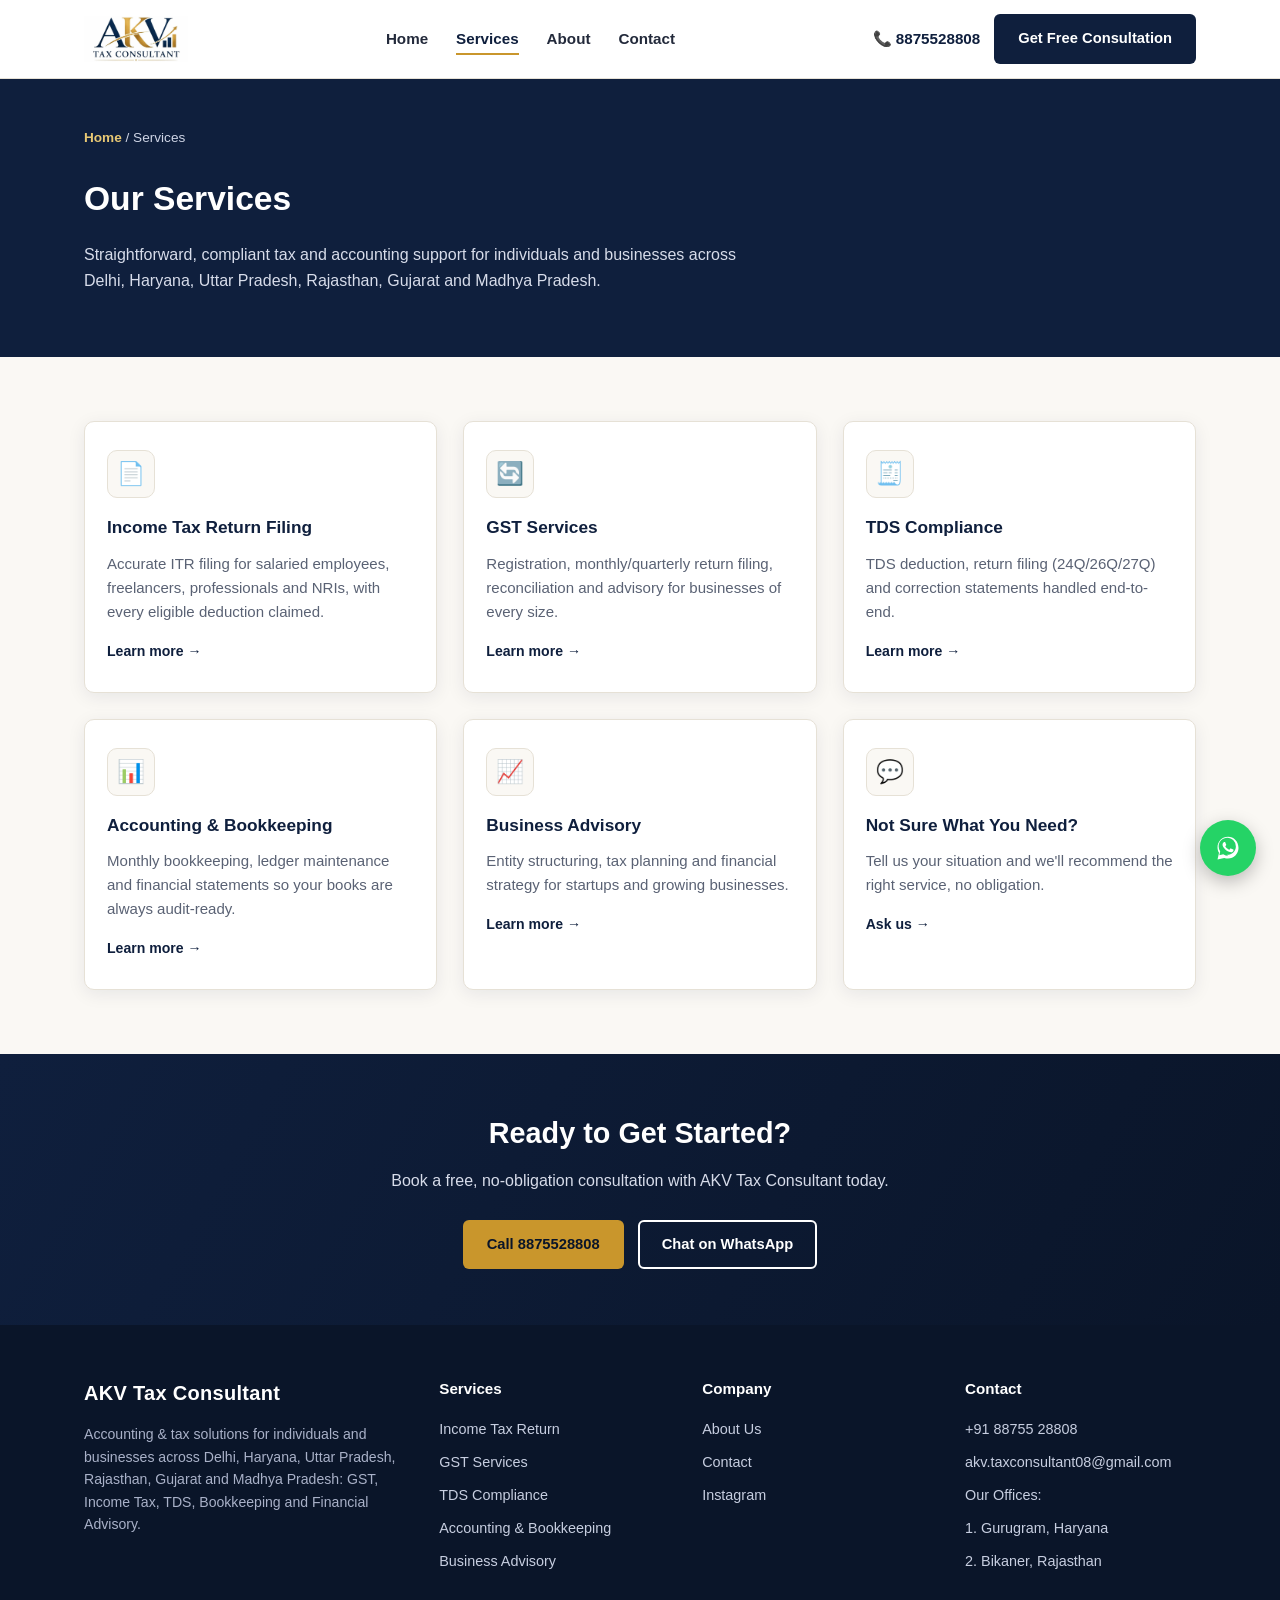
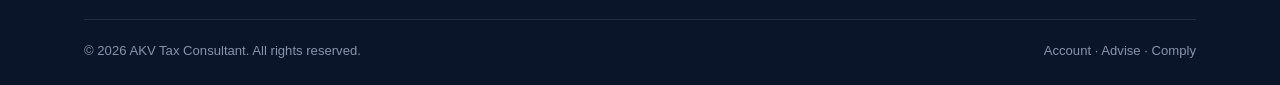
<file: services.html>
<!DOCTYPE html>
<html lang="en-IN">
<head>
<meta charset="UTF-8">
<meta name="viewport" content="width=device-width, initial-scale=1.0">
<title>Our Services | AKV Tax Consultant</title>
<meta name="description" content="Explore AKV Tax Consultant's services in North India: Income Tax Return filing, GST registration & returns, TDS compliance, accounting & bookkeeping, and business advisory.">
<link rel="canonical" href="https://akvtaxconsultant.github.io/services.html">
<link rel="icon" type="image/svg+xml" href="images/favicon.svg">
<link rel="stylesheet" href="css/style.css">
</head>
<body>

<header class="site-header">
  <div class="nav-wrap">
    <a href="index.html" class="brand">
      <img src="images/logo.jpg" alt="AKV Tax Consultant" class="brand-logo">
    </a>
    <nav class="main-nav" aria-label="Primary">
      <a href="index.html">Home</a>
      <div class="has-dropdown">
        <a href="services.html" class="active">Services</a>
        <div class="dropdown">
          <a href="services/income-tax-return-filing.html">Income Tax Return Filing</a>
          <a href="services/gst-services.html">GST Services</a>
          <a href="services/tds-compliance.html">TDS Compliance</a>
          <a href="services/accounting-bookkeeping.html">Accounting &amp; Bookkeeping</a>
          <a href="services/business-advisory.html">Business Advisory</a>
        </div>
      </div>
      <a href="about.html">About</a>
      <a href="contact.html">Contact</a>
    </nav>
    <div class="header-cta">
      <a href="tel:+918875528808" class="call-link">📞 8875528808</a>
      <a href="contact.html" class="btn btn-primary">Get Free Consultation</a>
    </div>
    <button class="nav-toggle" aria-label="Toggle menu" aria-expanded="false">☰</button>
  </div>
</header>

<section class="service-hero">
  <div class="container">
    <div class="breadcrumb" style="color:#cfd5e6; padding-top:0;"><a href="index.html" style="color:#e8c874;">Home</a> / Services</div>
    <h1>Our Services</h1>
    <p>Straightforward, compliant tax and accounting support for individuals and businesses across Delhi, Haryana, Uttar Pradesh, Rajasthan, Gujarat and Madhya Pradesh.</p>
  </div>
</section>

<section>
  <div class="container">
    <div class="grid grid-3">
      <div class="card">
        <div class="icon">📄</div>
        <h3>Income Tax Return Filing</h3>
        <p>Accurate ITR filing for salaried employees, freelancers, professionals and NRIs, with every eligible deduction claimed.</p>
        <a class="card-link" href="services/income-tax-return-filing.html">Learn more →</a>
      </div>
      <div class="card">
        <div class="icon">🔄</div>
        <h3>GST Services</h3>
        <p>Registration, monthly/quarterly return filing, reconciliation and advisory for businesses of every size.</p>
        <a class="card-link" href="services/gst-services.html">Learn more →</a>
      </div>
      <div class="card">
        <div class="icon">🧾</div>
        <h3>TDS Compliance</h3>
        <p>TDS deduction, return filing (24Q/26Q/27Q) and correction statements handled end-to-end.</p>
        <a class="card-link" href="services/tds-compliance.html">Learn more →</a>
      </div>
      <div class="card">
        <div class="icon">📊</div>
        <h3>Accounting &amp; Bookkeeping</h3>
        <p>Monthly bookkeeping, ledger maintenance and financial statements so your books are always audit-ready.</p>
        <a class="card-link" href="services/accounting-bookkeeping.html">Learn more →</a>
      </div>
      <div class="card">
        <div class="icon">📈</div>
        <h3>Business Advisory</h3>
        <p>Entity structuring, tax planning and financial strategy for startups and growing businesses.</p>
        <a class="card-link" href="services/business-advisory.html">Learn more →</a>
      </div>
      <div class="card">
        <div class="icon">💬</div>
        <h3>Not Sure What You Need?</h3>
        <p>Tell us your situation and we'll recommend the right service, no obligation.</p>
        <a class="card-link" href="contact.html">Ask us →</a>
      </div>
    </div>
  </div>
</section>

<section class="cta-band">
  <div class="container">
    <h2>Ready to Get Started?</h2>
    <p>Book a free, no-obligation consultation with AKV Tax Consultant today.</p>
    <div class="hero-actions">
      <a href="tel:+918875528808" class="btn btn-gold">Call 8875528808</a>
      <a href="https://wa.me/918875528808" class="btn btn-outline" style="border-color:#fff;color:#fff;">Chat on WhatsApp</a>
    </div>
  </div>
</section>

<footer class="site-footer">
  <div class="container">
    <div class="footer-grid">
      <div class="footer-brand">
        <div class="brand" style="color:#fff; margin-bottom:14px;">
          <span>AKV Tax Consultant</span>
        </div>
        <p>Accounting &amp; tax solutions for individuals and businesses across Delhi, Haryana, Uttar Pradesh, Rajasthan, Gujarat and Madhya Pradesh: GST, Income Tax, TDS, Bookkeeping and Financial Advisory.</p>
      </div>
      <div>
        <h4>Services</h4>
        <ul>
          <li><a href="services/income-tax-return-filing.html">Income Tax Return</a></li>
          <li><a href="services/gst-services.html">GST Services</a></li>
          <li><a href="services/tds-compliance.html">TDS Compliance</a></li>
          <li><a href="services/accounting-bookkeeping.html">Accounting &amp; Bookkeeping</a></li>
          <li><a href="services/business-advisory.html">Business Advisory</a></li>
        </ul>
      </div>
      <div>
        <h4>Company</h4>
        <ul>
          <li><a href="about.html">About Us</a></li>
          <li><a href="contact.html">Contact</a></li>
          <li><a href="https://www.instagram.com/akvtaxconsultant/">Instagram</a></li>
        </ul>
      </div>
      <div>
        <h4>Contact</h4>
        <ul>
          <li><a href="tel:+918875528808">+91 88755 28808</a></li>
          <li><a href="mailto:akv.taxconsultant08@gmail.com">akv.taxconsultant08@gmail.com</a></li>
          <li>Our Offices:</li>
          <li>1. Gurugram, Haryana</li>
          <li>2. Bikaner, Rajasthan</li>
        </ul>
      </div>
    </div>
    <div class="footer-bottom">
      <span>© <span id="year"></span> AKV Tax Consultant. All rights reserved.</span>
      <span>Account · Advise · Comply</span>
    </div>
  </div>
</footer>
<a href="https://wa.me/918875528808" class="whatsapp-float" aria-label="Chat on WhatsApp"><svg viewBox="0 0 32 32" width="28" height="28" fill="currentColor" aria-hidden="true"><path d="M16.004 3C9.377 3 4 8.377 4 15.004c0 2.386.63 4.62 1.735 6.555L4 29l7.652-1.688a11.94 11.94 0 0 0 4.352.816h.005c6.627 0 12.004-5.377 12.004-12.004C28.013 8.377 22.636 3 16.004 3zm0 21.836a9.79 9.79 0 0 1-4.993-1.367l-.358-.213-4.54 1.002.97-4.428-.234-.363a9.8 9.8 0 0 1-1.516-5.244c0-5.417 4.409-9.826 9.83-9.826 2.626 0 5.09 1.023 6.947 2.881a9.76 9.76 0 0 1 2.878 6.95c0 5.418-4.409 9.608-9.984 9.608zm5.63-7.35c-.307-.154-1.816-.897-2.098-.999-.281-.103-.487-.154-.692.154-.205.307-.795.998-.975 1.204-.18.205-.36.23-.667.077-.307-.154-1.296-.478-2.469-1.523-.912-.813-1.528-1.817-1.707-2.124-.18-.307-.019-.473.135-.626.139-.138.307-.36.46-.54.154-.18.205-.307.307-.512.103-.205.051-.384-.026-.539-.077-.154-.692-1.667-.948-2.284-.25-.6-.504-.519-.692-.529-.179-.008-.384-.01-.589-.01a1.13 1.13 0 0 0-.82.384c-.282.307-1.076 1.05-1.076 2.563 0 1.512 1.102 2.973 1.256 3.178.154.205 2.17 3.315 5.258 4.65.735.317 1.309.507 1.756.649.738.235 1.41.202 1.941.123.592-.088 1.816-.742 2.072-1.459.256-.717.256-1.331.18-1.459-.077-.128-.281-.205-.588-.36z"/></svg></a>

<script src="js/main.js"></script>
</body>
</html>
</file>
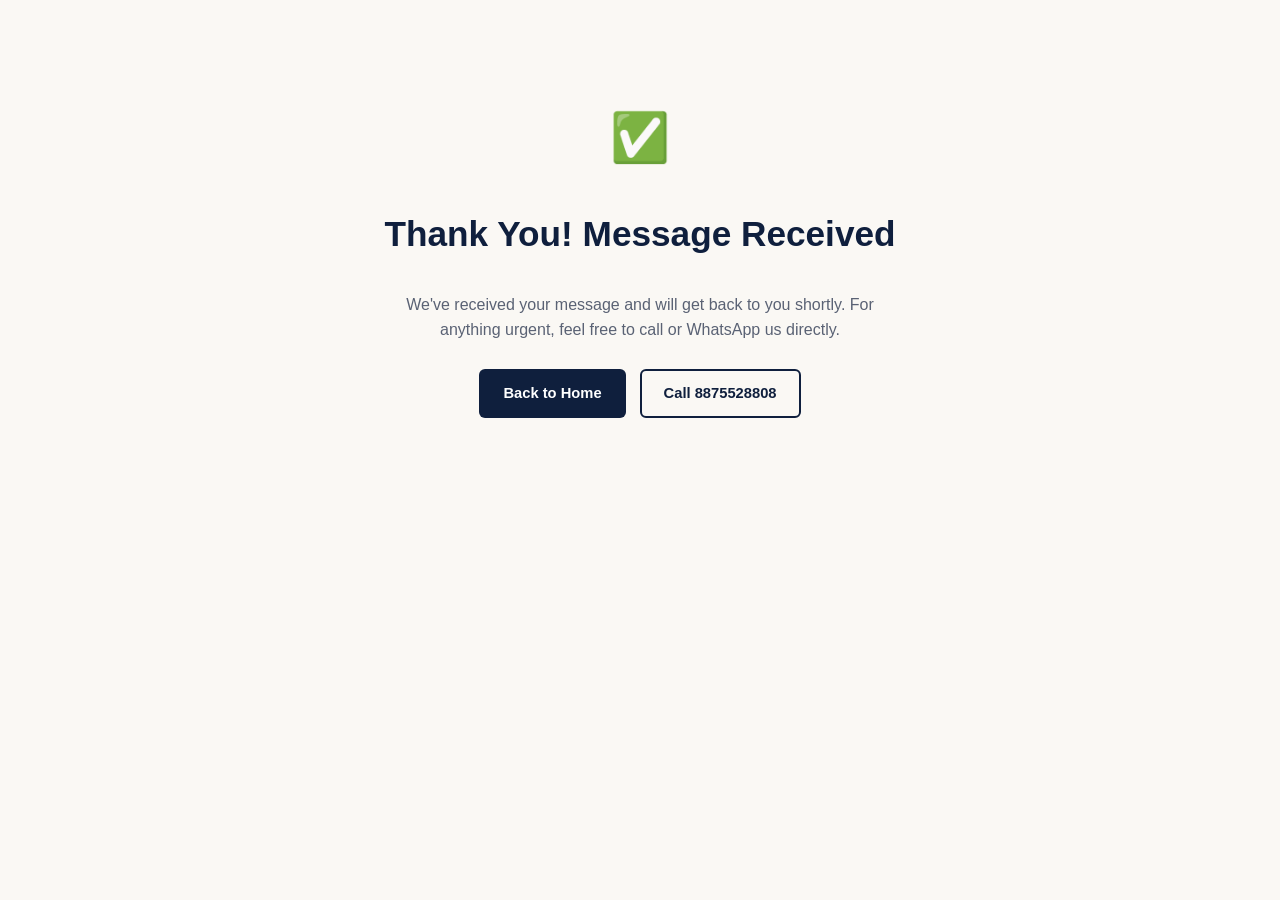
<file: thank-you.html>
<!DOCTYPE html>
<html lang="en-IN">
<head>
<meta charset="UTF-8">
<meta name="viewport" content="width=device-width, initial-scale=1.0">
<title>Thank You | AKV Tax Consultant</title>
<meta name="robots" content="noindex">
<link rel="icon" type="image/svg+xml" href="images/favicon.svg">
<link rel="stylesheet" href="css/style.css">
</head>
<body>
<section style="padding:100px 0; text-align:center;">
  <div class="container">
    <div style="font-size:3rem; margin-bottom:10px;">✅</div>
    <h1 style="color:var(--navy); font-size:2.2rem;">Thank You! Message Received</h1>
    <p style="color:var(--text-muted); max-width:520px; margin:0 auto 26px;">We've received your message and will get back to you shortly. For anything urgent, feel free to call or WhatsApp us directly.</p>
    <div class="hero-actions" style="justify-content:center;">
      <a href="index.html" class="btn btn-primary">Back to Home</a>
      <a href="tel:+918875528808" class="btn btn-outline">Call 8875528808</a>
    </div>
  </div>
</section>
</body>
</html>
</file>
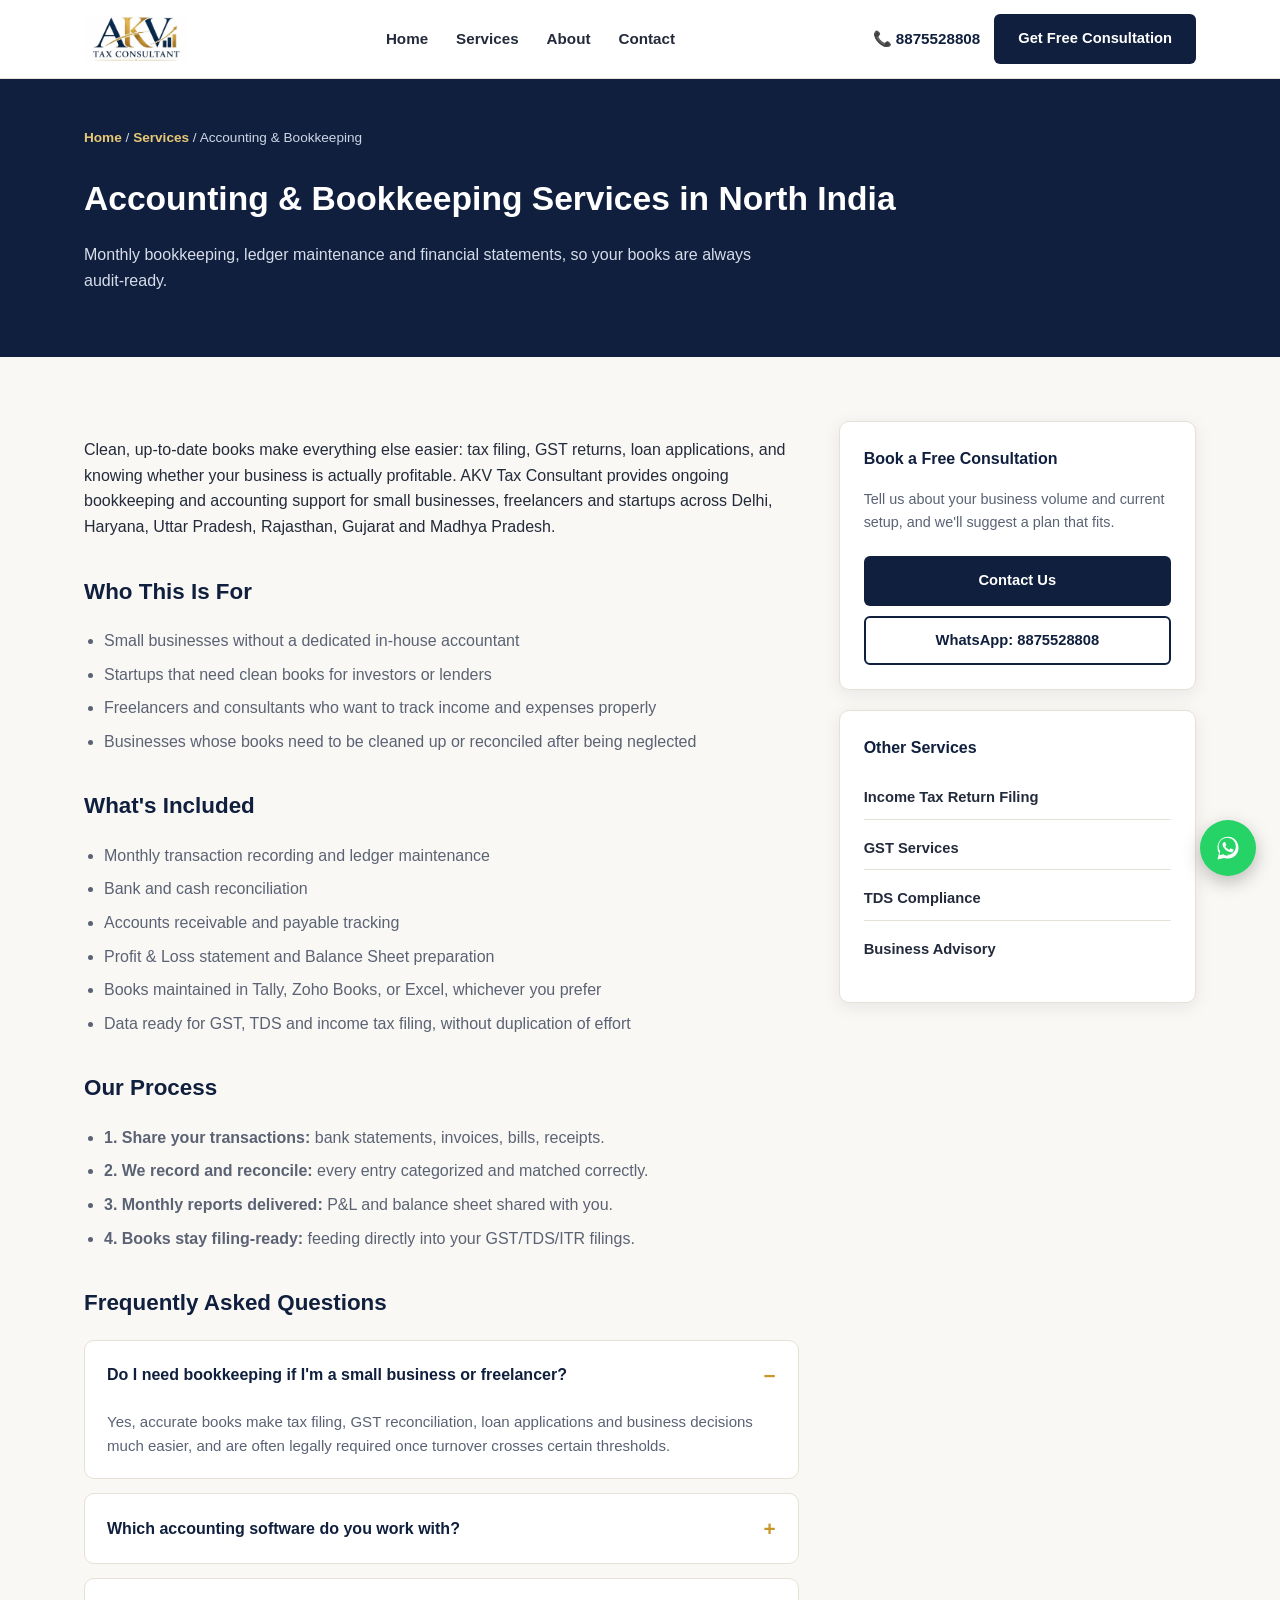
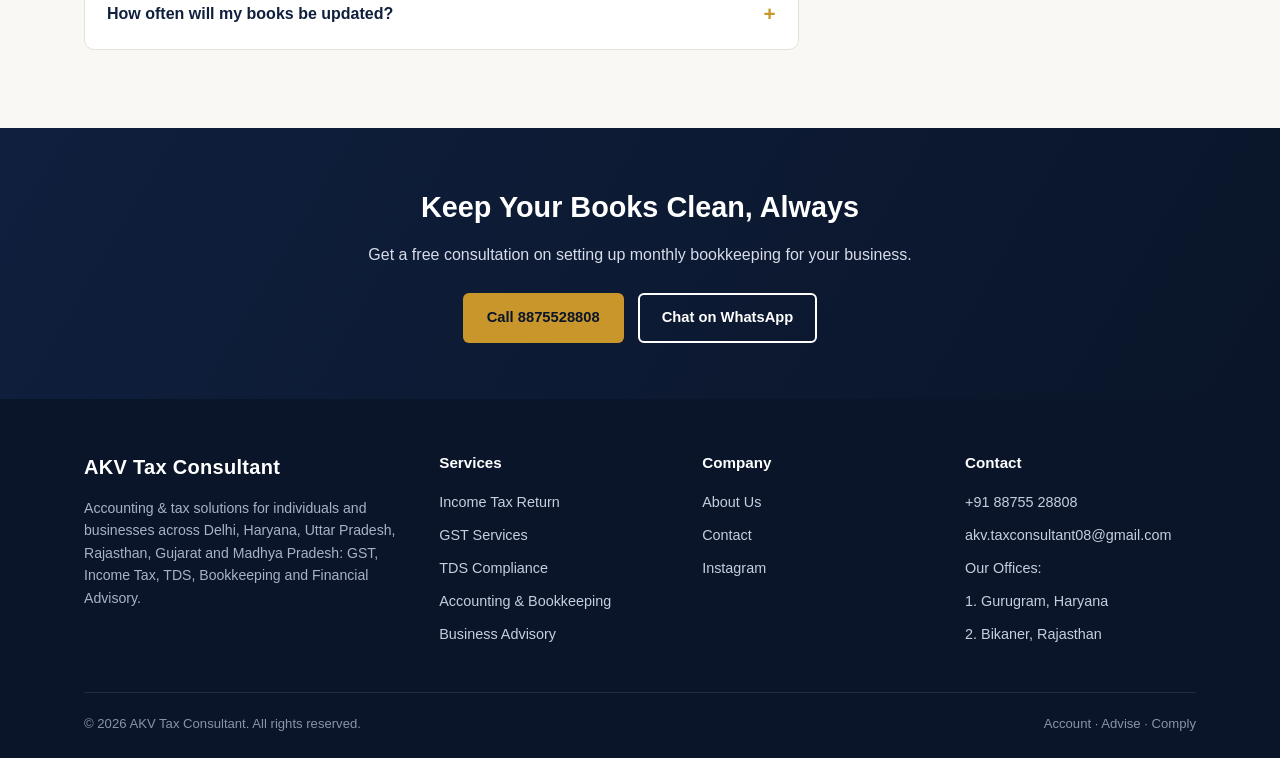
<file: services/accounting-bookkeeping.html>
<!DOCTYPE html>
<html lang="en-IN">
<head>
<meta charset="UTF-8">
<meta name="viewport" content="width=device-width, initial-scale=1.0">
<title>Accounting &amp; Bookkeeping Services in North India | AKV Tax Consultant</title>
<meta name="description" content="Monthly bookkeeping, ledger maintenance and financial statements for small businesses and startups in North India. Always audit-ready books. Call +91 8875528808.">
<link rel="canonical" href="https://akvtaxconsultant.github.io/services/accounting-bookkeeping.html">
<link rel="icon" type="image/svg+xml" href="../images/favicon.svg">
<link rel="stylesheet" href="../css/style.css">
<script type="application/ld+json">
{
  "@context": "https://schema.org",
  "@type": "Service",
  "serviceType": "Accounting and Bookkeeping",
  "provider": { "@type": "AccountingService", "name": "AKV Tax Consultant", "telephone": "+91-8875528808" },
  "areaServed": ["Delhi", "Haryana", "Uttar Pradesh", "Rajasthan", "Gujarat", "Madhya Pradesh"],
  "description": "Monthly accounting and bookkeeping services for small businesses and startups in North India."
}
</script>
<script type="application/ld+json">
{
  "@context": "https://schema.org",
  "@type": "FAQPage",
  "mainEntity": [
    {
      "@type": "Question",
      "name": "Do I need bookkeeping if I'm a small business or freelancer?",
      "acceptedAnswer": { "@type": "Answer", "text": "Yes, accurate books make tax filing, GST reconciliation, loan applications and business decisions much easier, and are often legally required once turnover crosses certain thresholds." }
    },
    {
      "@type": "Question",
      "name": "Which accounting software do you work with?",
      "acceptedAnswer": { "@type": "Answer", "text": "We work with commonly used platforms such as Tally, Zoho Books and Excel-based systems, and can also help set up a system if you don't already have one." }
    },
    {
      "@type": "Question",
      "name": "How often will my books be updated?",
      "acceptedAnswer": { "@type": "Answer", "text": "Typically monthly, so your financial statements and GST/TDS data are always current; weekly updates are available for higher-volume businesses." }
    }
  ]
}
</script>
</head>
<body>

<header class="site-header">
  <div class="nav-wrap">
    <a href="../index.html" class="brand">
      <img src="../images/logo.jpg" alt="AKV Tax Consultant" class="brand-logo">
    </a>
    <nav class="main-nav" aria-label="Primary">
      <a href="../index.html">Home</a>
      <div class="has-dropdown">
        <a href="../services.html">Services</a>
        <div class="dropdown">
          <a href="income-tax-return-filing.html">Income Tax Return Filing</a>
          <a href="gst-services.html">GST Services</a>
          <a href="tds-compliance.html">TDS Compliance</a>
          <a href="accounting-bookkeeping.html" class="active">Accounting &amp; Bookkeeping</a>
          <a href="business-advisory.html">Business Advisory</a>
        </div>
      </div>
      <a href="../about.html">About</a>
      <a href="../contact.html">Contact</a>
    </nav>
    <div class="header-cta">
      <a href="tel:+918875528808" class="call-link">📞 8875528808</a>
      <a href="../contact.html" class="btn btn-primary">Get Free Consultation</a>
    </div>
    <button class="nav-toggle" aria-label="Toggle menu" aria-expanded="false">☰</button>
  </div>
</header>

<section class="service-hero">
  <div class="container">
    <div class="breadcrumb" style="color:#cfd5e6; padding-top:0;"><a href="../index.html" style="color:#e8c874;">Home</a> / <a href="../services.html" style="color:#e8c874;">Services</a> / Accounting &amp; Bookkeeping</div>
    <h1>Accounting &amp; Bookkeeping Services in North India</h1>
    <p>Monthly bookkeeping, ledger maintenance and financial statements, so your books are always audit-ready.</p>
  </div>
</section>

<section>
  <div class="container service-layout">
    <div>
      <p>Clean, up-to-date books make everything else easier: tax filing, GST returns, loan applications, and knowing whether your business is actually profitable. AKV Tax Consultant provides ongoing bookkeeping and accounting support for small businesses, freelancers and startups across Delhi, Haryana, Uttar Pradesh, Rajasthan, Gujarat and Madhya Pradesh.</p>

      <h2>Who This Is For</h2>
      <ul>
        <li>Small businesses without a dedicated in-house accountant</li>
        <li>Startups that need clean books for investors or lenders</li>
        <li>Freelancers and consultants who want to track income and expenses properly</li>
        <li>Businesses whose books need to be cleaned up or reconciled after being neglected</li>
      </ul>

      <h2>What's Included</h2>
      <ul>
        <li>Monthly transaction recording and ledger maintenance</li>
        <li>Bank and cash reconciliation</li>
        <li>Accounts receivable and payable tracking</li>
        <li>Profit &amp; Loss statement and Balance Sheet preparation</li>
        <li>Books maintained in Tally, Zoho Books, or Excel, whichever you prefer</li>
        <li>Data ready for GST, TDS and income tax filing, without duplication of effort</li>
      </ul>

      <h2>Our Process</h2>
      <ul>
        <li><strong>1. Share your transactions:</strong> bank statements, invoices, bills, receipts.</li>
        <li><strong>2. We record and reconcile:</strong> every entry categorized and matched correctly.</li>
        <li><strong>3. Monthly reports delivered:</strong> P&amp;L and balance sheet shared with you.</li>
        <li><strong>4. Books stay filing-ready:</strong> feeding directly into your GST/TDS/ITR filings.</li>
      </ul>

      <h2>Frequently Asked Questions</h2>
      <details class="faq-item" open>
        <summary>Do I need bookkeeping if I'm a small business or freelancer?</summary>
        <div class="faq-body">Yes, accurate books make tax filing, GST reconciliation, loan applications and business decisions much easier, and are often legally required once turnover crosses certain thresholds.</div>
      </details>
      <details class="faq-item">
        <summary>Which accounting software do you work with?</summary>
        <div class="faq-body">We work with commonly used platforms such as Tally, Zoho Books and Excel-based systems, and can also help set up a system if you don't already have one.</div>
      </details>
      <details class="faq-item">
        <summary>How often will my books be updated?</summary>
        <div class="faq-body">Typically monthly, so your financial statements and GST/TDS data are always current; weekly updates are available for higher-volume businesses.</div>
      </details>
    </div>

    <aside>
      <div class="sidebar-card">
        <h3>Book a Free Consultation</h3>
        <p style="color:var(--text-muted); font-size:0.9rem;">Tell us about your business volume and current setup, and we'll suggest a plan that fits.</p>
        <a href="../contact.html" class="btn btn-primary" style="width:100%; margin-top:8px;">Contact Us</a>
        <a href="https://wa.me/918875528808" class="btn btn-outline" style="width:100%; margin-top:10px;">WhatsApp: 8875528808</a>
      </div>
      <div class="sidebar-card">
        <h3>Other Services</h3>
        <ul>
          <li><a href="income-tax-return-filing.html">Income Tax Return Filing</a></li>
          <li><a href="gst-services.html">GST Services</a></li>
          <li><a href="tds-compliance.html">TDS Compliance</a></li>
          <li><a href="business-advisory.html">Business Advisory</a></li>
        </ul>
      </div>
    </aside>
  </div>
</section>

<section class="cta-band">
  <div class="container">
    <h2>Keep Your Books Clean, Always</h2>
    <p>Get a free consultation on setting up monthly bookkeeping for your business.</p>
    <div class="hero-actions">
      <a href="tel:+918875528808" class="btn btn-gold">Call 8875528808</a>
      <a href="https://wa.me/918875528808" class="btn btn-outline" style="border-color:#fff;color:#fff;">Chat on WhatsApp</a>
    </div>
  </div>
</section>

<footer class="site-footer">
  <div class="container">
    <div class="footer-grid">
      <div class="footer-brand">
        <div class="brand" style="color:#fff; margin-bottom:14px;">
          <span>AKV Tax Consultant</span>
        </div>
        <p>Accounting &amp; tax solutions for individuals and businesses across Delhi, Haryana, Uttar Pradesh, Rajasthan, Gujarat and Madhya Pradesh: GST, Income Tax, TDS, Bookkeeping and Financial Advisory.</p>
      </div>
      <div>
        <h4>Services</h4>
        <ul>
          <li><a href="income-tax-return-filing.html">Income Tax Return</a></li>
          <li><a href="gst-services.html">GST Services</a></li>
          <li><a href="tds-compliance.html">TDS Compliance</a></li>
          <li><a href="accounting-bookkeeping.html">Accounting &amp; Bookkeeping</a></li>
          <li><a href="business-advisory.html">Business Advisory</a></li>
        </ul>
      </div>
      <div>
        <h4>Company</h4>
        <ul>
          <li><a href="../about.html">About Us</a></li>
          <li><a href="../contact.html">Contact</a></li>
          <li><a href="https://www.instagram.com/akvtaxconsultant/">Instagram</a></li>
        </ul>
      </div>
      <div>
        <h4>Contact</h4>
        <ul>
          <li><a href="tel:+918875528808">+91 88755 28808</a></li>
          <li><a href="mailto:akv.taxconsultant08@gmail.com">akv.taxconsultant08@gmail.com</a></li>
          <li>Our Offices:</li>
          <li>1. Gurugram, Haryana</li>
          <li>2. Bikaner, Rajasthan</li>
        </ul>
      </div>
    </div>
    <div class="footer-bottom">
      <span>© <span id="year"></span> AKV Tax Consultant. All rights reserved.</span>
      <span>Account · Advise · Comply</span>
    </div>
  </div>
</footer>
<a href="https://wa.me/918875528808" class="whatsapp-float" aria-label="Chat on WhatsApp"><svg viewBox="0 0 32 32" width="28" height="28" fill="currentColor" aria-hidden="true"><path d="M16.004 3C9.377 3 4 8.377 4 15.004c0 2.386.63 4.62 1.735 6.555L4 29l7.652-1.688a11.94 11.94 0 0 0 4.352.816h.005c6.627 0 12.004-5.377 12.004-12.004C28.013 8.377 22.636 3 16.004 3zm0 21.836a9.79 9.79 0 0 1-4.993-1.367l-.358-.213-4.54 1.002.97-4.428-.234-.363a9.8 9.8 0 0 1-1.516-5.244c0-5.417 4.409-9.826 9.83-9.826 2.626 0 5.09 1.023 6.947 2.881a9.76 9.76 0 0 1 2.878 6.95c0 5.418-4.409 9.608-9.984 9.608zm5.63-7.35c-.307-.154-1.816-.897-2.098-.999-.281-.103-.487-.154-.692.154-.205.307-.795.998-.975 1.204-.18.205-.36.23-.667.077-.307-.154-1.296-.478-2.469-1.523-.912-.813-1.528-1.817-1.707-2.124-.18-.307-.019-.473.135-.626.139-.138.307-.36.46-.54.154-.18.205-.307.307-.512.103-.205.051-.384-.026-.539-.077-.154-.692-1.667-.948-2.284-.25-.6-.504-.519-.692-.529-.179-.008-.384-.01-.589-.01a1.13 1.13 0 0 0-.82.384c-.282.307-1.076 1.05-1.076 2.563 0 1.512 1.102 2.973 1.256 3.178.154.205 2.17 3.315 5.258 4.65.735.317 1.309.507 1.756.649.738.235 1.41.202 1.941.123.592-.088 1.816-.742 2.072-1.459.256-.717.256-1.331.18-1.459-.077-.128-.281-.205-.588-.36z"/></svg></a>

<script src="../js/main.js"></script>
</body>
</html>
</file>
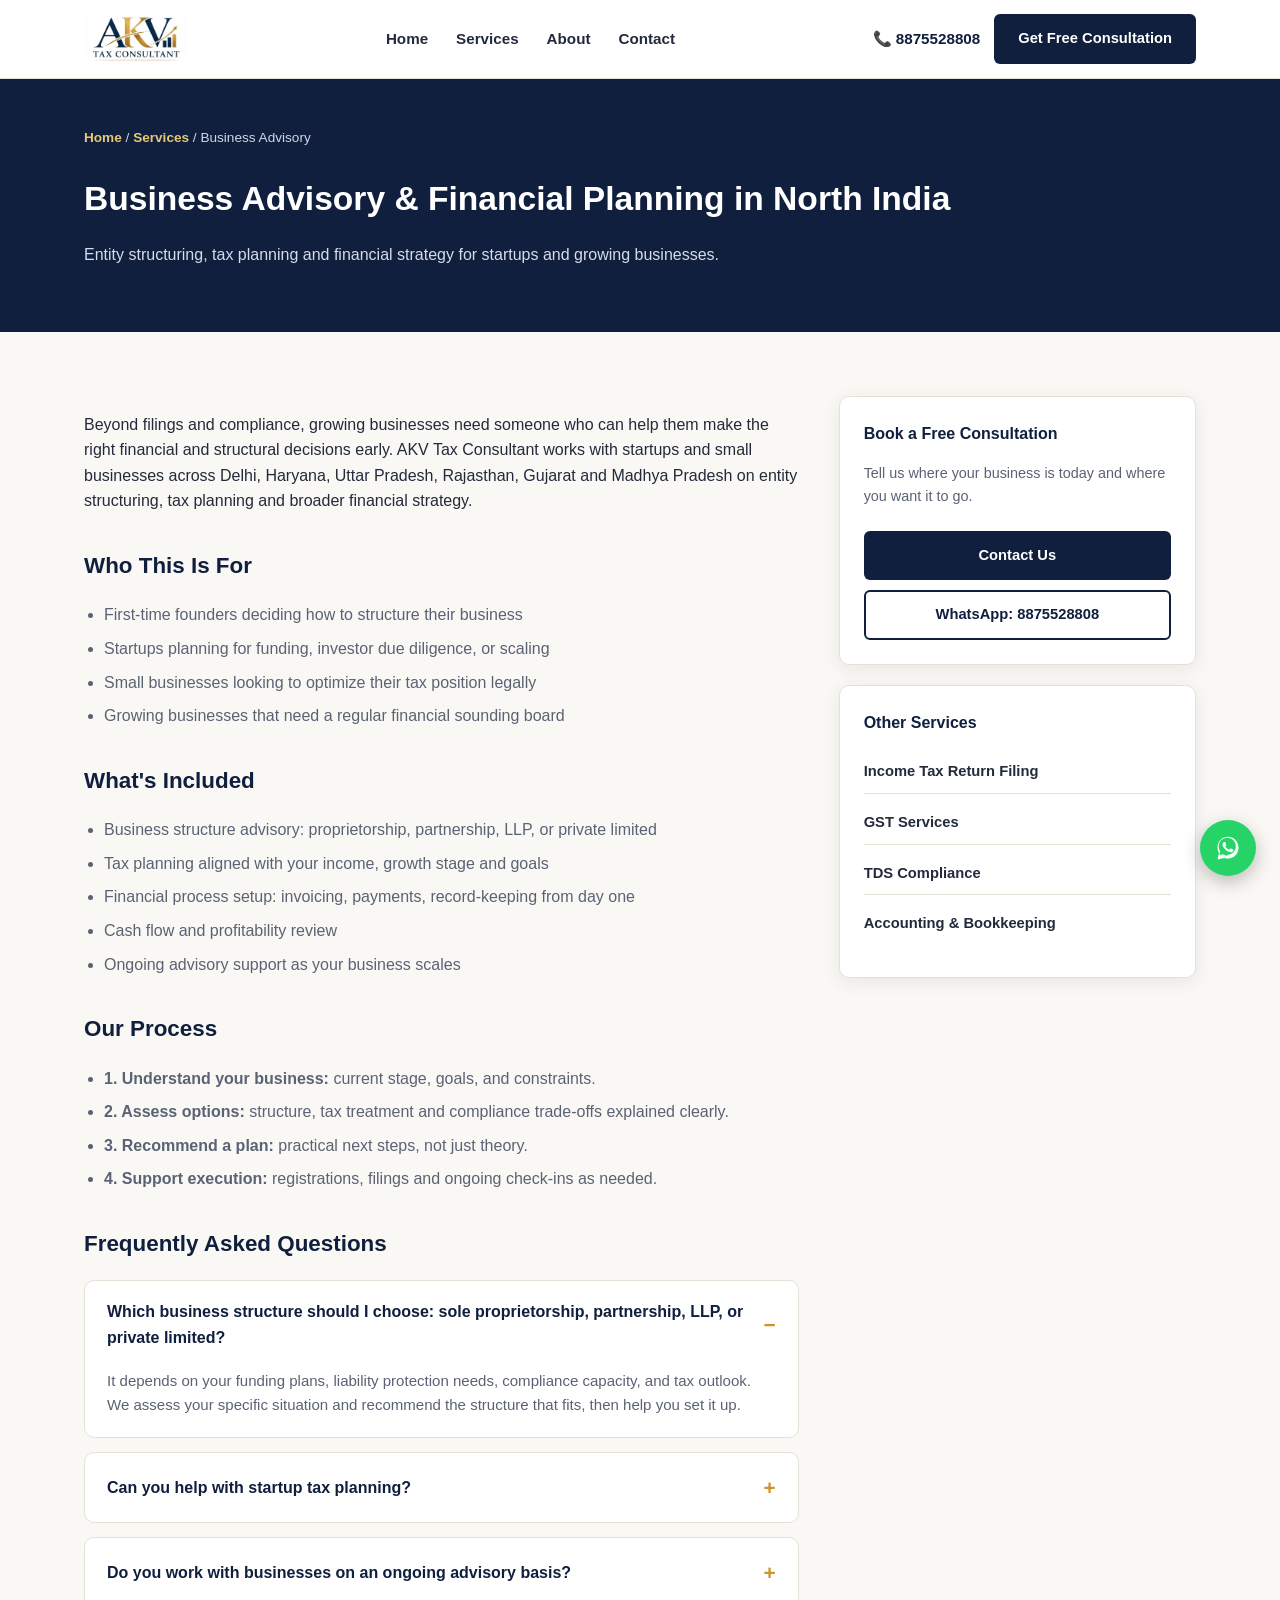
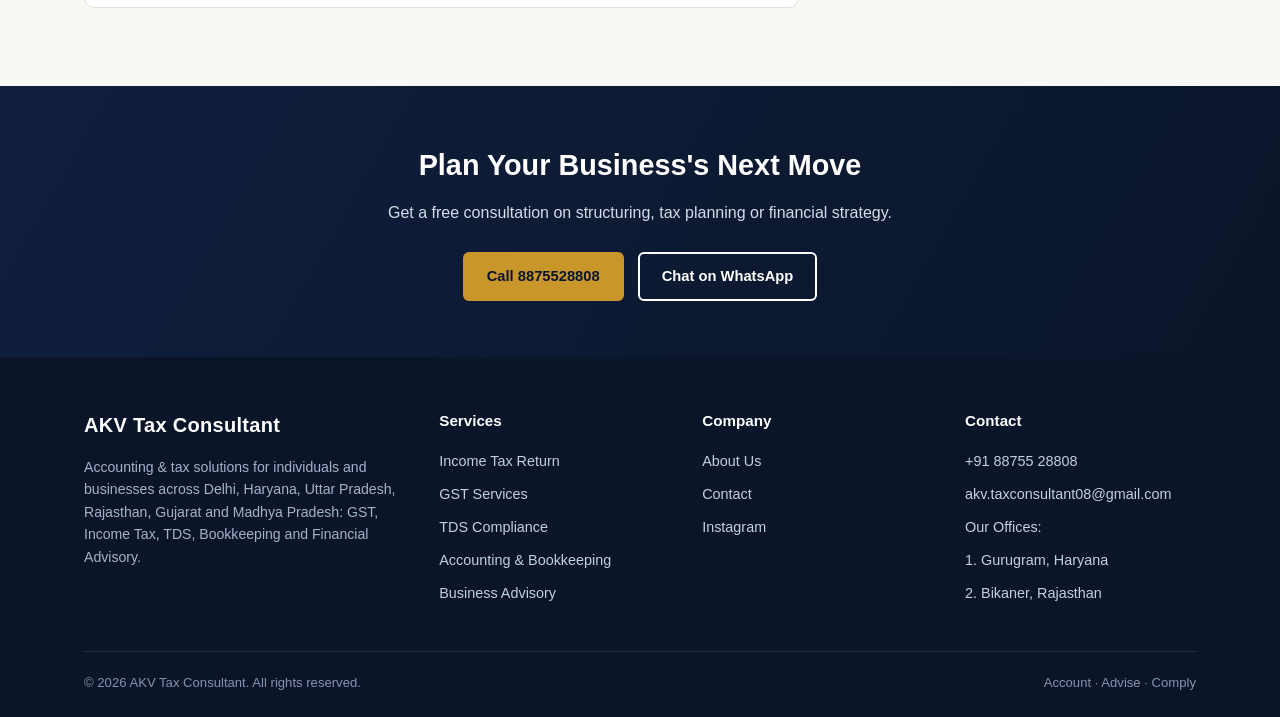
<file: services/business-advisory.html>
<!DOCTYPE html>
<html lang="en-IN">
<head>
<meta charset="UTF-8">
<meta name="viewport" content="width=device-width, initial-scale=1.0">
<title>Business Advisory &amp; Financial Planning in North India | AKV Tax Consultant</title>
<meta name="description" content="Entity structuring, tax planning and financial strategy for startups and growing businesses in North India. Call +91 8875528808 for a free consultation.">
<link rel="canonical" href="https://akvtaxconsultant.github.io/services/business-advisory.html">
<link rel="icon" type="image/svg+xml" href="../images/favicon.svg">
<link rel="stylesheet" href="../css/style.css">
<script type="application/ld+json">
{
  "@context": "https://schema.org",
  "@type": "Service",
  "serviceType": "Business Advisory",
  "provider": { "@type": "AccountingService", "name": "AKV Tax Consultant", "telephone": "+91-8875528808" },
  "areaServed": ["Delhi", "Haryana", "Uttar Pradesh", "Rajasthan", "Gujarat", "Madhya Pradesh"],
  "description": "Business advisory, entity structuring and tax planning for startups and growing businesses in North India."
}
</script>
<script type="application/ld+json">
{
  "@context": "https://schema.org",
  "@type": "FAQPage",
  "mainEntity": [
    {
      "@type": "Question",
      "name": "Which business structure should I choose: sole proprietorship, partnership, LLP, or private limited?",
      "acceptedAnswer": { "@type": "Answer", "text": "It depends on your funding plans, liability protection needs, compliance capacity, and tax outlook. We assess your specific situation and recommend the structure that fits, then help you set it up." }
    },
    {
      "@type": "Question",
      "name": "Can you help with startup tax planning?",
      "acceptedAnswer": { "@type": "Answer", "text": "Yes, we help startups plan around applicable exemptions, structure founder and investor arrangements sensibly, and set up compliant financial processes from day one." }
    },
    {
      "@type": "Question",
      "name": "Do you work with businesses on an ongoing advisory basis?",
      "acceptedAnswer": { "@type": "Answer", "text": "Yes, many clients engage us on a retainer basis for ongoing financial and tax advisory as their business grows, alongside their regular compliance filings." }
    }
  ]
}
</script>
</head>
<body>

<header class="site-header">
  <div class="nav-wrap">
    <a href="../index.html" class="brand">
      <img src="../images/logo.jpg" alt="AKV Tax Consultant" class="brand-logo">
    </a>
    <nav class="main-nav" aria-label="Primary">
      <a href="../index.html">Home</a>
      <div class="has-dropdown">
        <a href="../services.html">Services</a>
        <div class="dropdown">
          <a href="income-tax-return-filing.html">Income Tax Return Filing</a>
          <a href="gst-services.html">GST Services</a>
          <a href="tds-compliance.html">TDS Compliance</a>
          <a href="accounting-bookkeeping.html">Accounting &amp; Bookkeeping</a>
          <a href="business-advisory.html" class="active">Business Advisory</a>
        </div>
      </div>
      <a href="../about.html">About</a>
      <a href="../contact.html">Contact</a>
    </nav>
    <div class="header-cta">
      <a href="tel:+918875528808" class="call-link">📞 8875528808</a>
      <a href="../contact.html" class="btn btn-primary">Get Free Consultation</a>
    </div>
    <button class="nav-toggle" aria-label="Toggle menu" aria-expanded="false">☰</button>
  </div>
</header>

<section class="service-hero">
  <div class="container">
    <div class="breadcrumb" style="color:#cfd5e6; padding-top:0;"><a href="../index.html" style="color:#e8c874;">Home</a> / <a href="../services.html" style="color:#e8c874;">Services</a> / Business Advisory</div>
    <h1>Business Advisory &amp; Financial Planning in North India</h1>
    <p>Entity structuring, tax planning and financial strategy for startups and growing businesses.</p>
  </div>
</section>

<section>
  <div class="container service-layout">
    <div>
      <p>Beyond filings and compliance, growing businesses need someone who can help them make the right financial and structural decisions early. AKV Tax Consultant works with startups and small businesses across Delhi, Haryana, Uttar Pradesh, Rajasthan, Gujarat and Madhya Pradesh on entity structuring, tax planning and broader financial strategy.</p>

      <h2>Who This Is For</h2>
      <ul>
        <li>First-time founders deciding how to structure their business</li>
        <li>Startups planning for funding, investor due diligence, or scaling</li>
        <li>Small businesses looking to optimize their tax position legally</li>
        <li>Growing businesses that need a regular financial sounding board</li>
      </ul>

      <h2>What's Included</h2>
      <ul>
        <li>Business structure advisory: proprietorship, partnership, LLP, or private limited</li>
        <li>Tax planning aligned with your income, growth stage and goals</li>
        <li>Financial process setup: invoicing, payments, record-keeping from day one</li>
        <li>Cash flow and profitability review</li>
        <li>Ongoing advisory support as your business scales</li>
      </ul>

      <h2>Our Process</h2>
      <ul>
        <li><strong>1. Understand your business:</strong> current stage, goals, and constraints.</li>
        <li><strong>2. Assess options:</strong> structure, tax treatment and compliance trade-offs explained clearly.</li>
        <li><strong>3. Recommend a plan:</strong> practical next steps, not just theory.</li>
        <li><strong>4. Support execution:</strong> registrations, filings and ongoing check-ins as needed.</li>
      </ul>

      <h2>Frequently Asked Questions</h2>
      <details class="faq-item" open>
        <summary>Which business structure should I choose: sole proprietorship, partnership, LLP, or private limited?</summary>
        <div class="faq-body">It depends on your funding plans, liability protection needs, compliance capacity, and tax outlook. We assess your specific situation and recommend the structure that fits, then help you set it up.</div>
      </details>
      <details class="faq-item">
        <summary>Can you help with startup tax planning?</summary>
        <div class="faq-body">Yes, we help startups plan around applicable exemptions, structure founder and investor arrangements sensibly, and set up compliant financial processes from day one.</div>
      </details>
      <details class="faq-item">
        <summary>Do you work with businesses on an ongoing advisory basis?</summary>
        <div class="faq-body">Yes, many clients engage us on a retainer basis for ongoing financial and tax advisory as their business grows, alongside their regular compliance filings.</div>
      </details>
    </div>

    <aside>
      <div class="sidebar-card">
        <h3>Book a Free Consultation</h3>
        <p style="color:var(--text-muted); font-size:0.9rem;">Tell us where your business is today and where you want it to go.</p>
        <a href="../contact.html" class="btn btn-primary" style="width:100%; margin-top:8px;">Contact Us</a>
        <a href="https://wa.me/918875528808" class="btn btn-outline" style="width:100%; margin-top:10px;">WhatsApp: 8875528808</a>
      </div>
      <div class="sidebar-card">
        <h3>Other Services</h3>
        <ul>
          <li><a href="income-tax-return-filing.html">Income Tax Return Filing</a></li>
          <li><a href="gst-services.html">GST Services</a></li>
          <li><a href="tds-compliance.html">TDS Compliance</a></li>
          <li><a href="accounting-bookkeeping.html">Accounting &amp; Bookkeeping</a></li>
        </ul>
      </div>
    </aside>
  </div>
</section>

<section class="cta-band">
  <div class="container">
    <h2>Plan Your Business's Next Move</h2>
    <p>Get a free consultation on structuring, tax planning or financial strategy.</p>
    <div class="hero-actions">
      <a href="tel:+918875528808" class="btn btn-gold">Call 8875528808</a>
      <a href="https://wa.me/918875528808" class="btn btn-outline" style="border-color:#fff;color:#fff;">Chat on WhatsApp</a>
    </div>
  </div>
</section>

<footer class="site-footer">
  <div class="container">
    <div class="footer-grid">
      <div class="footer-brand">
        <div class="brand" style="color:#fff; margin-bottom:14px;">
          <span>AKV Tax Consultant</span>
        </div>
        <p>Accounting &amp; tax solutions for individuals and businesses across Delhi, Haryana, Uttar Pradesh, Rajasthan, Gujarat and Madhya Pradesh: GST, Income Tax, TDS, Bookkeeping and Financial Advisory.</p>
      </div>
      <div>
        <h4>Services</h4>
        <ul>
          <li><a href="income-tax-return-filing.html">Income Tax Return</a></li>
          <li><a href="gst-services.html">GST Services</a></li>
          <li><a href="tds-compliance.html">TDS Compliance</a></li>
          <li><a href="accounting-bookkeeping.html">Accounting &amp; Bookkeeping</a></li>
          <li><a href="business-advisory.html">Business Advisory</a></li>
        </ul>
      </div>
      <div>
        <h4>Company</h4>
        <ul>
          <li><a href="../about.html">About Us</a></li>
          <li><a href="../contact.html">Contact</a></li>
          <li><a href="https://www.instagram.com/akvtaxconsultant/">Instagram</a></li>
        </ul>
      </div>
      <div>
        <h4>Contact</h4>
        <ul>
          <li><a href="tel:+918875528808">+91 88755 28808</a></li>
          <li><a href="mailto:akv.taxconsultant08@gmail.com">akv.taxconsultant08@gmail.com</a></li>
          <li>Our Offices:</li>
          <li>1. Gurugram, Haryana</li>
          <li>2. Bikaner, Rajasthan</li>
        </ul>
      </div>
    </div>
    <div class="footer-bottom">
      <span>© <span id="year"></span> AKV Tax Consultant. All rights reserved.</span>
      <span>Account · Advise · Comply</span>
    </div>
  </div>
</footer>
<a href="https://wa.me/918875528808" class="whatsapp-float" aria-label="Chat on WhatsApp"><svg viewBox="0 0 32 32" width="28" height="28" fill="currentColor" aria-hidden="true"><path d="M16.004 3C9.377 3 4 8.377 4 15.004c0 2.386.63 4.62 1.735 6.555L4 29l7.652-1.688a11.94 11.94 0 0 0 4.352.816h.005c6.627 0 12.004-5.377 12.004-12.004C28.013 8.377 22.636 3 16.004 3zm0 21.836a9.79 9.79 0 0 1-4.993-1.367l-.358-.213-4.54 1.002.97-4.428-.234-.363a9.8 9.8 0 0 1-1.516-5.244c0-5.417 4.409-9.826 9.83-9.826 2.626 0 5.09 1.023 6.947 2.881a9.76 9.76 0 0 1 2.878 6.95c0 5.418-4.409 9.608-9.984 9.608zm5.63-7.35c-.307-.154-1.816-.897-2.098-.999-.281-.103-.487-.154-.692.154-.205.307-.795.998-.975 1.204-.18.205-.36.23-.667.077-.307-.154-1.296-.478-2.469-1.523-.912-.813-1.528-1.817-1.707-2.124-.18-.307-.019-.473.135-.626.139-.138.307-.36.46-.54.154-.18.205-.307.307-.512.103-.205.051-.384-.026-.539-.077-.154-.692-1.667-.948-2.284-.25-.6-.504-.519-.692-.529-.179-.008-.384-.01-.589-.01a1.13 1.13 0 0 0-.82.384c-.282.307-1.076 1.05-1.076 2.563 0 1.512 1.102 2.973 1.256 3.178.154.205 2.17 3.315 5.258 4.65.735.317 1.309.507 1.756.649.738.235 1.41.202 1.941.123.592-.088 1.816-.742 2.072-1.459.256-.717.256-1.331.18-1.459-.077-.128-.281-.205-.588-.36z"/></svg></a>

<script src="../js/main.js"></script>
</body>
</html>
</file>
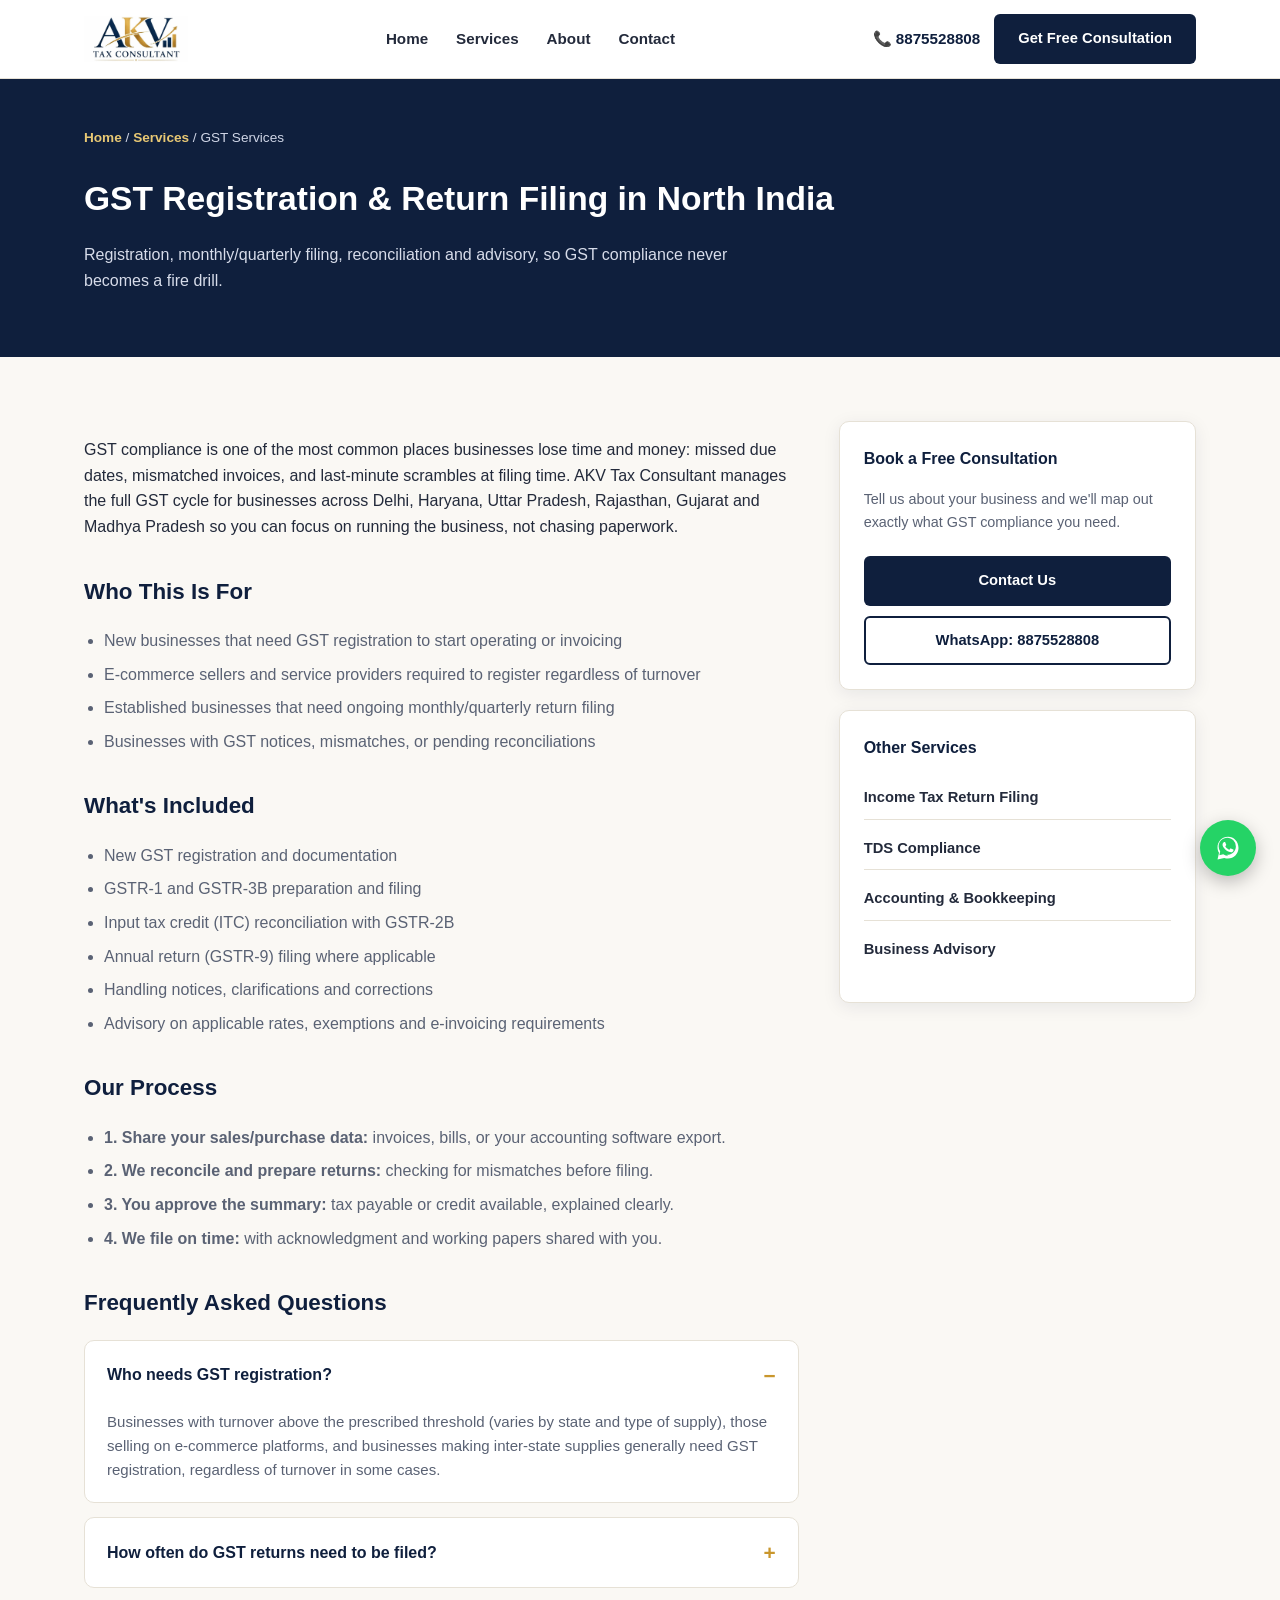
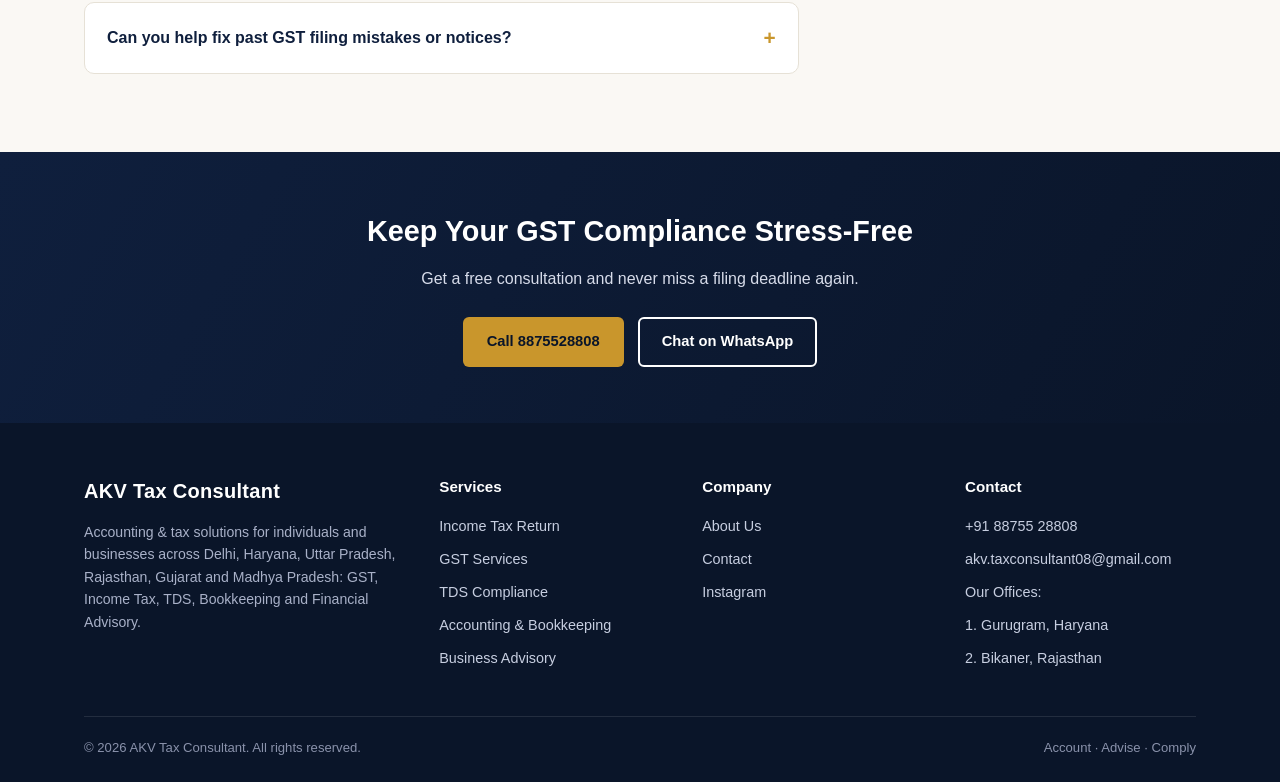
<file: services/gst-services.html>
<!DOCTYPE html>
<html lang="en-IN">
<head>
<meta charset="UTF-8">
<meta name="viewport" content="width=device-width, initial-scale=1.0">
<title>GST Registration &amp; Return Filing in North India | AKV Tax Consultant</title>
<meta name="description" content="GST registration, monthly/quarterly return filing, reconciliation and advisory for businesses in North India. Stay compliant, avoid penalties. Call +91 8875528808.">
<link rel="canonical" href="https://akvtaxconsultant.github.io/services/gst-services.html">
<link rel="icon" type="image/svg+xml" href="../images/favicon.svg">
<link rel="stylesheet" href="../css/style.css">
<script type="application/ld+json">
{
  "@context": "https://schema.org",
  "@type": "Service",
  "serviceType": "GST Registration and Return Filing",
  "provider": { "@type": "AccountingService", "name": "AKV Tax Consultant", "telephone": "+91-8875528808" },
  "areaServed": ["Delhi", "Haryana", "Uttar Pradesh", "Rajasthan", "Gujarat", "Madhya Pradesh"],
  "description": "GST registration, return filing and reconciliation for businesses in North India."
}
</script>
<script type="application/ld+json">
{
  "@context": "https://schema.org",
  "@type": "FAQPage",
  "mainEntity": [
    {
      "@type": "Question",
      "name": "Who needs GST registration?",
      "acceptedAnswer": { "@type": "Answer", "text": "Businesses with turnover above the prescribed threshold (varies by state and type of supply), those selling on e-commerce platforms, and businesses making inter-state supplies generally need GST registration, regardless of turnover in some cases." }
    },
    {
      "@type": "Question",
      "name": "How often do GST returns need to be filed?",
      "acceptedAnswer": { "@type": "Answer", "text": "Most businesses file monthly or quarterly returns (GSTR-1, GSTR-3B) depending on their scheme and turnover, along with an annual return. We track your specific due dates so nothing is missed." }
    },
    {
      "@type": "Question",
      "name": "Can you help fix past GST filing mistakes or notices?",
      "acceptedAnswer": { "@type": "Answer", "text": "Yes, we assist with reconciliation of mismatches, filing corrections, and responding to GST department notices and queries." }
    }
  ]
}
</script>
</head>
<body>

<header class="site-header">
  <div class="nav-wrap">
    <a href="../index.html" class="brand">
      <img src="../images/logo.jpg" alt="AKV Tax Consultant" class="brand-logo">
    </a>
    <nav class="main-nav" aria-label="Primary">
      <a href="../index.html">Home</a>
      <div class="has-dropdown">
        <a href="../services.html">Services</a>
        <div class="dropdown">
          <a href="income-tax-return-filing.html">Income Tax Return Filing</a>
          <a href="gst-services.html" class="active">GST Services</a>
          <a href="tds-compliance.html">TDS Compliance</a>
          <a href="accounting-bookkeeping.html">Accounting &amp; Bookkeeping</a>
          <a href="business-advisory.html">Business Advisory</a>
        </div>
      </div>
      <a href="../about.html">About</a>
      <a href="../contact.html">Contact</a>
    </nav>
    <div class="header-cta">
      <a href="tel:+918875528808" class="call-link">📞 8875528808</a>
      <a href="../contact.html" class="btn btn-primary">Get Free Consultation</a>
    </div>
    <button class="nav-toggle" aria-label="Toggle menu" aria-expanded="false">☰</button>
  </div>
</header>

<section class="service-hero">
  <div class="container">
    <div class="breadcrumb" style="color:#cfd5e6; padding-top:0;"><a href="../index.html" style="color:#e8c874;">Home</a> / <a href="../services.html" style="color:#e8c874;">Services</a> / GST Services</div>
    <h1>GST Registration &amp; Return Filing in North India</h1>
    <p>Registration, monthly/quarterly filing, reconciliation and advisory, so GST compliance never becomes a fire drill.</p>
  </div>
</section>

<section>
  <div class="container service-layout">
    <div>
      <p>GST compliance is one of the most common places businesses lose time and money: missed due dates, mismatched invoices, and last-minute scrambles at filing time. AKV Tax Consultant manages the full GST cycle for businesses across Delhi, Haryana, Uttar Pradesh, Rajasthan, Gujarat and Madhya Pradesh so you can focus on running the business, not chasing paperwork.</p>

      <h2>Who This Is For</h2>
      <ul>
        <li>New businesses that need GST registration to start operating or invoicing</li>
        <li>E-commerce sellers and service providers required to register regardless of turnover</li>
        <li>Established businesses that need ongoing monthly/quarterly return filing</li>
        <li>Businesses with GST notices, mismatches, or pending reconciliations</li>
      </ul>

      <h2>What's Included</h2>
      <ul>
        <li>New GST registration and documentation</li>
        <li>GSTR-1 and GSTR-3B preparation and filing</li>
        <li>Input tax credit (ITC) reconciliation with GSTR-2B</li>
        <li>Annual return (GSTR-9) filing where applicable</li>
        <li>Handling notices, clarifications and corrections</li>
        <li>Advisory on applicable rates, exemptions and e-invoicing requirements</li>
      </ul>

      <h2>Our Process</h2>
      <ul>
        <li><strong>1. Share your sales/purchase data:</strong> invoices, bills, or your accounting software export.</li>
        <li><strong>2. We reconcile and prepare returns:</strong> checking for mismatches before filing.</li>
        <li><strong>3. You approve the summary:</strong> tax payable or credit available, explained clearly.</li>
        <li><strong>4. We file on time:</strong> with acknowledgment and working papers shared with you.</li>
      </ul>

      <h2>Frequently Asked Questions</h2>
      <details class="faq-item" open>
        <summary>Who needs GST registration?</summary>
        <div class="faq-body">Businesses with turnover above the prescribed threshold (varies by state and type of supply), those selling on e-commerce platforms, and businesses making inter-state supplies generally need GST registration, regardless of turnover in some cases.</div>
      </details>
      <details class="faq-item">
        <summary>How often do GST returns need to be filed?</summary>
        <div class="faq-body">Most businesses file monthly or quarterly returns (GSTR-1, GSTR-3B) depending on their scheme and turnover, along with an annual return. We track your specific due dates so nothing is missed.</div>
      </details>
      <details class="faq-item">
        <summary>Can you help fix past GST filing mistakes or notices?</summary>
        <div class="faq-body">Yes, we assist with reconciliation of mismatches, filing corrections, and responding to GST department notices and queries.</div>
      </details>
    </div>

    <aside>
      <div class="sidebar-card">
        <h3>Book a Free Consultation</h3>
        <p style="color:var(--text-muted); font-size:0.9rem;">Tell us about your business and we'll map out exactly what GST compliance you need.</p>
        <a href="../contact.html" class="btn btn-primary" style="width:100%; margin-top:8px;">Contact Us</a>
        <a href="https://wa.me/918875528808" class="btn btn-outline" style="width:100%; margin-top:10px;">WhatsApp: 8875528808</a>
      </div>
      <div class="sidebar-card">
        <h3>Other Services</h3>
        <ul>
          <li><a href="income-tax-return-filing.html">Income Tax Return Filing</a></li>
          <li><a href="tds-compliance.html">TDS Compliance</a></li>
          <li><a href="accounting-bookkeeping.html">Accounting &amp; Bookkeeping</a></li>
          <li><a href="business-advisory.html">Business Advisory</a></li>
        </ul>
      </div>
    </aside>
  </div>
</section>

<section class="cta-band">
  <div class="container">
    <h2>Keep Your GST Compliance Stress-Free</h2>
    <p>Get a free consultation and never miss a filing deadline again.</p>
    <div class="hero-actions">
      <a href="tel:+918875528808" class="btn btn-gold">Call 8875528808</a>
      <a href="https://wa.me/918875528808" class="btn btn-outline" style="border-color:#fff;color:#fff;">Chat on WhatsApp</a>
    </div>
  </div>
</section>

<footer class="site-footer">
  <div class="container">
    <div class="footer-grid">
      <div class="footer-brand">
        <div class="brand" style="color:#fff; margin-bottom:14px;">
          <span>AKV Tax Consultant</span>
        </div>
        <p>Accounting &amp; tax solutions for individuals and businesses across Delhi, Haryana, Uttar Pradesh, Rajasthan, Gujarat and Madhya Pradesh: GST, Income Tax, TDS, Bookkeeping and Financial Advisory.</p>
      </div>
      <div>
        <h4>Services</h4>
        <ul>
          <li><a href="income-tax-return-filing.html">Income Tax Return</a></li>
          <li><a href="gst-services.html">GST Services</a></li>
          <li><a href="tds-compliance.html">TDS Compliance</a></li>
          <li><a href="accounting-bookkeeping.html">Accounting &amp; Bookkeeping</a></li>
          <li><a href="business-advisory.html">Business Advisory</a></li>
        </ul>
      </div>
      <div>
        <h4>Company</h4>
        <ul>
          <li><a href="../about.html">About Us</a></li>
          <li><a href="../contact.html">Contact</a></li>
          <li><a href="https://www.instagram.com/akvtaxconsultant/">Instagram</a></li>
        </ul>
      </div>
      <div>
        <h4>Contact</h4>
        <ul>
          <li><a href="tel:+918875528808">+91 88755 28808</a></li>
          <li><a href="mailto:akv.taxconsultant08@gmail.com">akv.taxconsultant08@gmail.com</a></li>
          <li>Our Offices:</li>
          <li>1. Gurugram, Haryana</li>
          <li>2. Bikaner, Rajasthan</li>
        </ul>
      </div>
    </div>
    <div class="footer-bottom">
      <span>© <span id="year"></span> AKV Tax Consultant. All rights reserved.</span>
      <span>Account · Advise · Comply</span>
    </div>
  </div>
</footer>
<a href="https://wa.me/918875528808" class="whatsapp-float" aria-label="Chat on WhatsApp"><svg viewBox="0 0 32 32" width="28" height="28" fill="currentColor" aria-hidden="true"><path d="M16.004 3C9.377 3 4 8.377 4 15.004c0 2.386.63 4.62 1.735 6.555L4 29l7.652-1.688a11.94 11.94 0 0 0 4.352.816h.005c6.627 0 12.004-5.377 12.004-12.004C28.013 8.377 22.636 3 16.004 3zm0 21.836a9.79 9.79 0 0 1-4.993-1.367l-.358-.213-4.54 1.002.97-4.428-.234-.363a9.8 9.8 0 0 1-1.516-5.244c0-5.417 4.409-9.826 9.83-9.826 2.626 0 5.09 1.023 6.947 2.881a9.76 9.76 0 0 1 2.878 6.95c0 5.418-4.409 9.608-9.984 9.608zm5.63-7.35c-.307-.154-1.816-.897-2.098-.999-.281-.103-.487-.154-.692.154-.205.307-.795.998-.975 1.204-.18.205-.36.23-.667.077-.307-.154-1.296-.478-2.469-1.523-.912-.813-1.528-1.817-1.707-2.124-.18-.307-.019-.473.135-.626.139-.138.307-.36.46-.54.154-.18.205-.307.307-.512.103-.205.051-.384-.026-.539-.077-.154-.692-1.667-.948-2.284-.25-.6-.504-.519-.692-.529-.179-.008-.384-.01-.589-.01a1.13 1.13 0 0 0-.82.384c-.282.307-1.076 1.05-1.076 2.563 0 1.512 1.102 2.973 1.256 3.178.154.205 2.17 3.315 5.258 4.65.735.317 1.309.507 1.756.649.738.235 1.41.202 1.941.123.592-.088 1.816-.742 2.072-1.459.256-.717.256-1.331.18-1.459-.077-.128-.281-.205-.588-.36z"/></svg></a>

<script src="../js/main.js"></script>
</body>
</html>
</file>
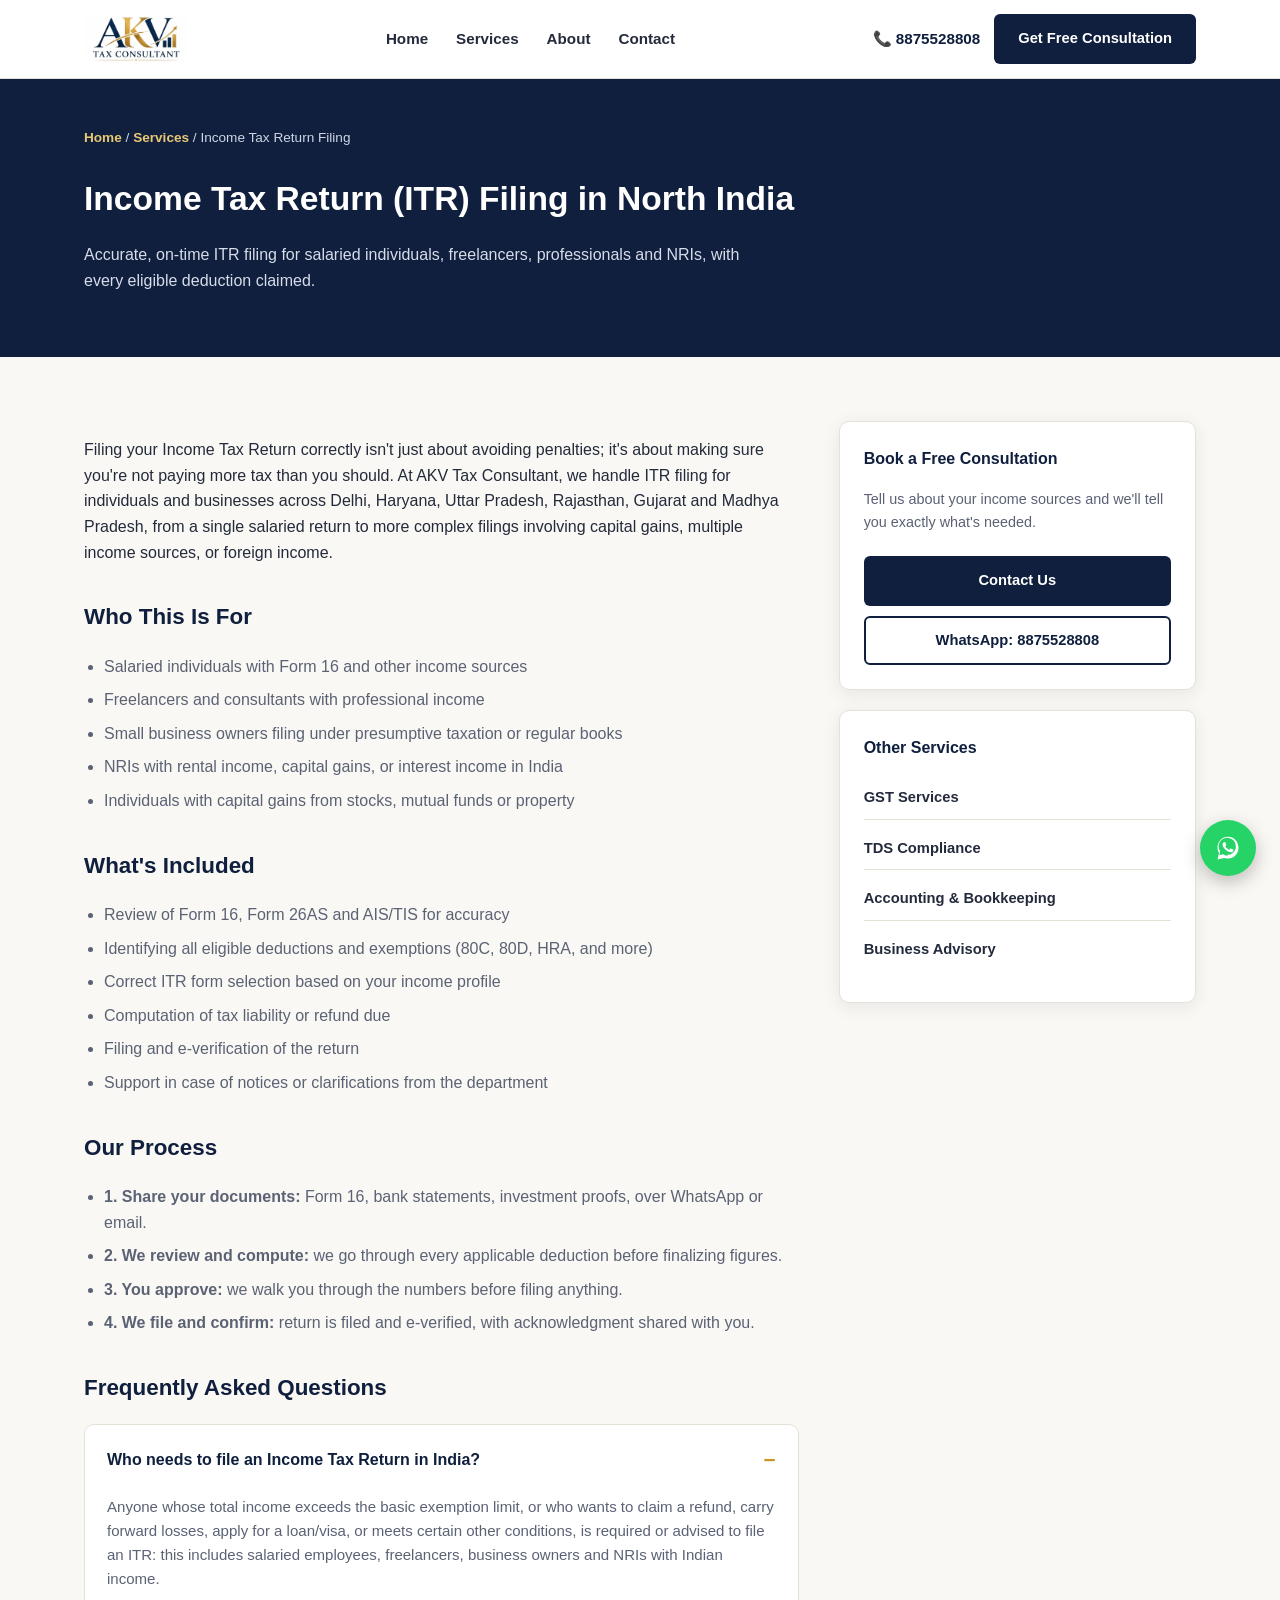
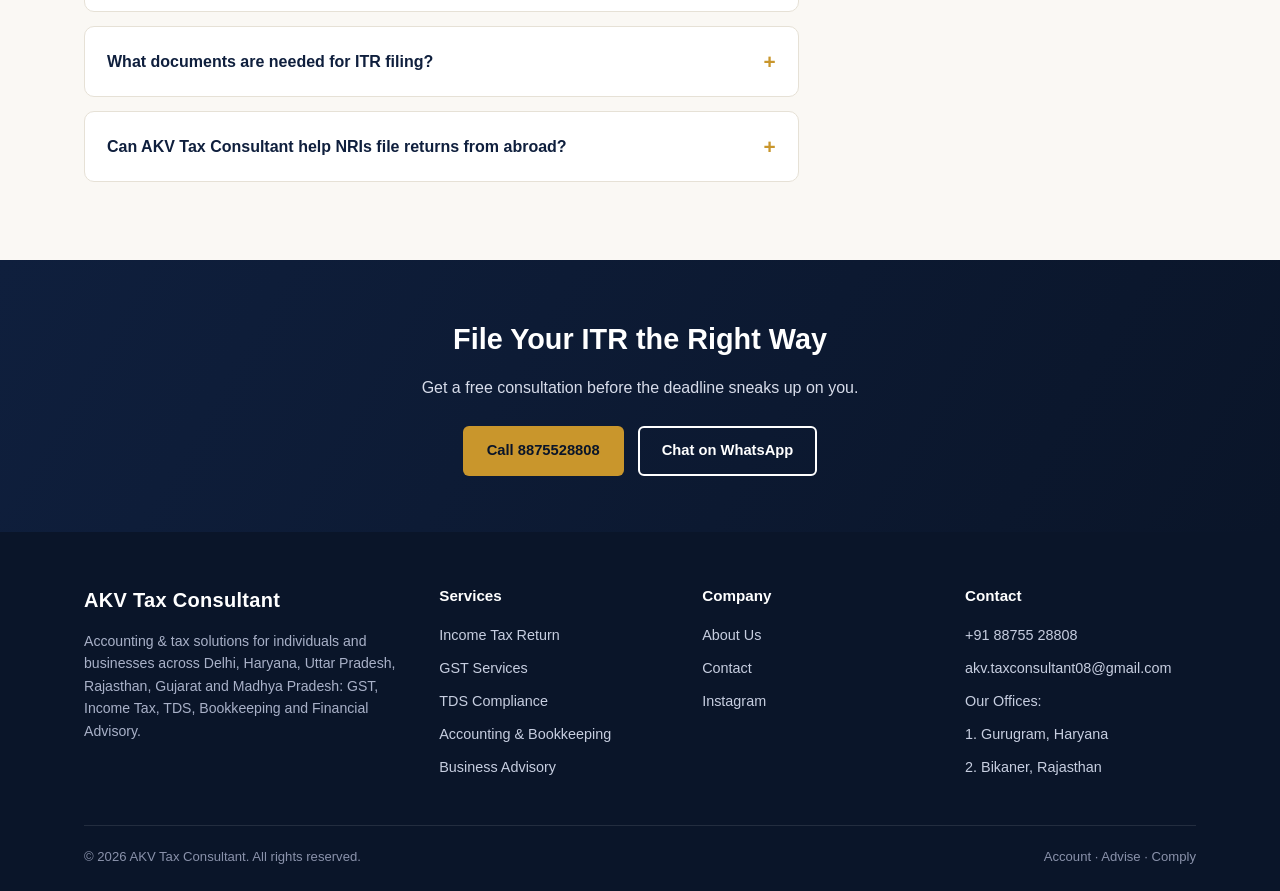
<file: services/income-tax-return-filing.html>
<!DOCTYPE html>
<html lang="en-IN">
<head>
<meta charset="UTF-8">
<meta name="viewport" content="width=device-width, initial-scale=1.0">
<title>Income Tax Return (ITR) Filing in North India | AKV Tax Consultant</title>
<meta name="description" content="Expert Income Tax Return filing in North India for salaried individuals, freelancers, professionals and NRIs. Maximum deductions, accurate filing, on-time submission. Call +91 8875528808.">
<link rel="canonical" href="https://akvtaxconsultant.github.io/services/income-tax-return-filing.html">
<link rel="icon" type="image/svg+xml" href="../images/favicon.svg">
<link rel="stylesheet" href="../css/style.css">
<script type="application/ld+json">
{
  "@context": "https://schema.org",
  "@type": "Service",
  "serviceType": "Income Tax Return Filing",
  "provider": { "@type": "AccountingService", "name": "AKV Tax Consultant", "telephone": "+91-8875528808" },
  "areaServed": ["Delhi", "Haryana", "Uttar Pradesh", "Rajasthan", "Gujarat", "Madhya Pradesh"],
  "description": "Income Tax Return (ITR) filing for salaried individuals, freelancers, professionals and NRIs in North India."
}
</script>
<script type="application/ld+json">
{
  "@context": "https://schema.org",
  "@type": "FAQPage",
  "mainEntity": [
    {
      "@type": "Question",
      "name": "Who needs to file an Income Tax Return in India?",
      "acceptedAnswer": { "@type": "Answer", "text": "Anyone whose total income exceeds the basic exemption limit, or who wants to claim a refund, carry forward losses, apply for a loan/visa, or meets certain other conditions, is required or advised to file an ITR: this includes salaried employees, freelancers, business owners and NRIs with Indian income." }
    },
    {
      "@type": "Question",
      "name": "What documents are needed for ITR filing?",
      "acceptedAnswer": { "@type": "Answer", "text": "Typically Form 16 (for salaried employees), bank statements, Form 26AS/AIS, proof of deductions (80C, 80D, etc.), capital gains statements if applicable, and details of any other income sources." }
    },
    {
      "@type": "Question",
      "name": "Can AKV Tax Consultant help NRIs file returns from abroad?",
      "acceptedAnswer": { "@type": "Answer", "text": "Yes. We regularly assist NRIs with Indian income sources (rental income, capital gains, or interest) to file accurate returns remotely over call, WhatsApp and email." }
    }
  ]
}
</script>
</head>
<body>

<header class="site-header">
  <div class="nav-wrap">
    <a href="../index.html" class="brand">
      <img src="../images/logo.jpg" alt="AKV Tax Consultant" class="brand-logo">
    </a>
    <nav class="main-nav" aria-label="Primary">
      <a href="../index.html">Home</a>
      <div class="has-dropdown">
        <a href="../services.html">Services</a>
        <div class="dropdown">
          <a href="income-tax-return-filing.html" class="active">Income Tax Return Filing</a>
          <a href="gst-services.html">GST Services</a>
          <a href="tds-compliance.html">TDS Compliance</a>
          <a href="accounting-bookkeeping.html">Accounting &amp; Bookkeeping</a>
          <a href="business-advisory.html">Business Advisory</a>
        </div>
      </div>
      <a href="../about.html">About</a>
      <a href="../contact.html">Contact</a>
    </nav>
    <div class="header-cta">
      <a href="tel:+918875528808" class="call-link">📞 8875528808</a>
      <a href="../contact.html" class="btn btn-primary">Get Free Consultation</a>
    </div>
    <button class="nav-toggle" aria-label="Toggle menu" aria-expanded="false">☰</button>
  </div>
</header>

<section class="service-hero">
  <div class="container">
    <div class="breadcrumb" style="color:#cfd5e6; padding-top:0;"><a href="../index.html" style="color:#e8c874;">Home</a> / <a href="../services.html" style="color:#e8c874;">Services</a> / Income Tax Return Filing</div>
    <h1>Income Tax Return (ITR) Filing in North India</h1>
    <p>Accurate, on-time ITR filing for salaried individuals, freelancers, professionals and NRIs, with every eligible deduction claimed.</p>
  </div>
</section>

<section>
  <div class="container service-layout">
    <div>
      <p>Filing your Income Tax Return correctly isn't just about avoiding penalties; it's about making sure you're not paying more tax than you should. At AKV Tax Consultant, we handle ITR filing for individuals and businesses across Delhi, Haryana, Uttar Pradesh, Rajasthan, Gujarat and Madhya Pradesh, from a single salaried return to more complex filings involving capital gains, multiple income sources, or foreign income.</p>

      <h2>Who This Is For</h2>
      <ul>
        <li>Salaried individuals with Form 16 and other income sources</li>
        <li>Freelancers and consultants with professional income</li>
        <li>Small business owners filing under presumptive taxation or regular books</li>
        <li>NRIs with rental income, capital gains, or interest income in India</li>
        <li>Individuals with capital gains from stocks, mutual funds or property</li>
      </ul>

      <h2>What's Included</h2>
      <ul>
        <li>Review of Form 16, Form 26AS and AIS/TIS for accuracy</li>
        <li>Identifying all eligible deductions and exemptions (80C, 80D, HRA, and more)</li>
        <li>Correct ITR form selection based on your income profile</li>
        <li>Computation of tax liability or refund due</li>
        <li>Filing and e-verification of the return</li>
        <li>Support in case of notices or clarifications from the department</li>
      </ul>

      <h2>Our Process</h2>
      <ul>
        <li><strong>1. Share your documents:</strong> Form 16, bank statements, investment proofs, over WhatsApp or email.</li>
        <li><strong>2. We review and compute:</strong> we go through every applicable deduction before finalizing figures.</li>
        <li><strong>3. You approve:</strong> we walk you through the numbers before filing anything.</li>
        <li><strong>4. We file and confirm:</strong> return is filed and e-verified, with acknowledgment shared with you.</li>
      </ul>

      <h2>Frequently Asked Questions</h2>
      <details class="faq-item" open>
        <summary>Who needs to file an Income Tax Return in India?</summary>
        <div class="faq-body">Anyone whose total income exceeds the basic exemption limit, or who wants to claim a refund, carry forward losses, apply for a loan/visa, or meets certain other conditions, is required or advised to file an ITR: this includes salaried employees, freelancers, business owners and NRIs with Indian income.</div>
      </details>
      <details class="faq-item">
        <summary>What documents are needed for ITR filing?</summary>
        <div class="faq-body">Typically Form 16 (for salaried employees), bank statements, Form 26AS/AIS, proof of deductions (80C, 80D, etc.), capital gains statements if applicable, and details of any other income sources.</div>
      </details>
      <details class="faq-item">
        <summary>Can AKV Tax Consultant help NRIs file returns from abroad?</summary>
        <div class="faq-body">Yes. We regularly assist NRIs with Indian income sources (rental income, capital gains, or interest) to file accurate returns remotely over call, WhatsApp and email.</div>
      </details>
    </div>

    <aside>
      <div class="sidebar-card">
        <h3>Book a Free Consultation</h3>
        <p style="color:var(--text-muted); font-size:0.9rem;">Tell us about your income sources and we'll tell you exactly what's needed.</p>
        <a href="../contact.html" class="btn btn-primary" style="width:100%; margin-top:8px;">Contact Us</a>
        <a href="https://wa.me/918875528808" class="btn btn-outline" style="width:100%; margin-top:10px;">WhatsApp: 8875528808</a>
      </div>
      <div class="sidebar-card">
        <h3>Other Services</h3>
        <ul>
          <li><a href="gst-services.html">GST Services</a></li>
          <li><a href="tds-compliance.html">TDS Compliance</a></li>
          <li><a href="accounting-bookkeeping.html">Accounting &amp; Bookkeeping</a></li>
          <li><a href="business-advisory.html">Business Advisory</a></li>
        </ul>
      </div>
    </aside>
  </div>
</section>

<section class="cta-band">
  <div class="container">
    <h2>File Your ITR the Right Way</h2>
    <p>Get a free consultation before the deadline sneaks up on you.</p>
    <div class="hero-actions">
      <a href="tel:+918875528808" class="btn btn-gold">Call 8875528808</a>
      <a href="https://wa.me/918875528808" class="btn btn-outline" style="border-color:#fff;color:#fff;">Chat on WhatsApp</a>
    </div>
  </div>
</section>

<footer class="site-footer">
  <div class="container">
    <div class="footer-grid">
      <div class="footer-brand">
        <div class="brand" style="color:#fff; margin-bottom:14px;">
          <span>AKV Tax Consultant</span>
        </div>
        <p>Accounting &amp; tax solutions for individuals and businesses across Delhi, Haryana, Uttar Pradesh, Rajasthan, Gujarat and Madhya Pradesh: GST, Income Tax, TDS, Bookkeeping and Financial Advisory.</p>
      </div>
      <div>
        <h4>Services</h4>
        <ul>
          <li><a href="income-tax-return-filing.html">Income Tax Return</a></li>
          <li><a href="gst-services.html">GST Services</a></li>
          <li><a href="tds-compliance.html">TDS Compliance</a></li>
          <li><a href="accounting-bookkeeping.html">Accounting &amp; Bookkeeping</a></li>
          <li><a href="business-advisory.html">Business Advisory</a></li>
        </ul>
      </div>
      <div>
        <h4>Company</h4>
        <ul>
          <li><a href="../about.html">About Us</a></li>
          <li><a href="../contact.html">Contact</a></li>
          <li><a href="https://www.instagram.com/akvtaxconsultant/">Instagram</a></li>
        </ul>
      </div>
      <div>
        <h4>Contact</h4>
        <ul>
          <li><a href="tel:+918875528808">+91 88755 28808</a></li>
          <li><a href="mailto:akv.taxconsultant08@gmail.com">akv.taxconsultant08@gmail.com</a></li>
          <li>Our Offices:</li>
          <li>1. Gurugram, Haryana</li>
          <li>2. Bikaner, Rajasthan</li>
        </ul>
      </div>
    </div>
    <div class="footer-bottom">
      <span>© <span id="year"></span> AKV Tax Consultant. All rights reserved.</span>
      <span>Account · Advise · Comply</span>
    </div>
  </div>
</footer>
<a href="https://wa.me/918875528808" class="whatsapp-float" aria-label="Chat on WhatsApp"><svg viewBox="0 0 32 32" width="28" height="28" fill="currentColor" aria-hidden="true"><path d="M16.004 3C9.377 3 4 8.377 4 15.004c0 2.386.63 4.62 1.735 6.555L4 29l7.652-1.688a11.94 11.94 0 0 0 4.352.816h.005c6.627 0 12.004-5.377 12.004-12.004C28.013 8.377 22.636 3 16.004 3zm0 21.836a9.79 9.79 0 0 1-4.993-1.367l-.358-.213-4.54 1.002.97-4.428-.234-.363a9.8 9.8 0 0 1-1.516-5.244c0-5.417 4.409-9.826 9.83-9.826 2.626 0 5.09 1.023 6.947 2.881a9.76 9.76 0 0 1 2.878 6.95c0 5.418-4.409 9.608-9.984 9.608zm5.63-7.35c-.307-.154-1.816-.897-2.098-.999-.281-.103-.487-.154-.692.154-.205.307-.795.998-.975 1.204-.18.205-.36.23-.667.077-.307-.154-1.296-.478-2.469-1.523-.912-.813-1.528-1.817-1.707-2.124-.18-.307-.019-.473.135-.626.139-.138.307-.36.46-.54.154-.18.205-.307.307-.512.103-.205.051-.384-.026-.539-.077-.154-.692-1.667-.948-2.284-.25-.6-.504-.519-.692-.529-.179-.008-.384-.01-.589-.01a1.13 1.13 0 0 0-.82.384c-.282.307-1.076 1.05-1.076 2.563 0 1.512 1.102 2.973 1.256 3.178.154.205 2.17 3.315 5.258 4.65.735.317 1.309.507 1.756.649.738.235 1.41.202 1.941.123.592-.088 1.816-.742 2.072-1.459.256-.717.256-1.331.18-1.459-.077-.128-.281-.205-.588-.36z"/></svg></a>

<script src="../js/main.js"></script>
</body>
</html>
</file>
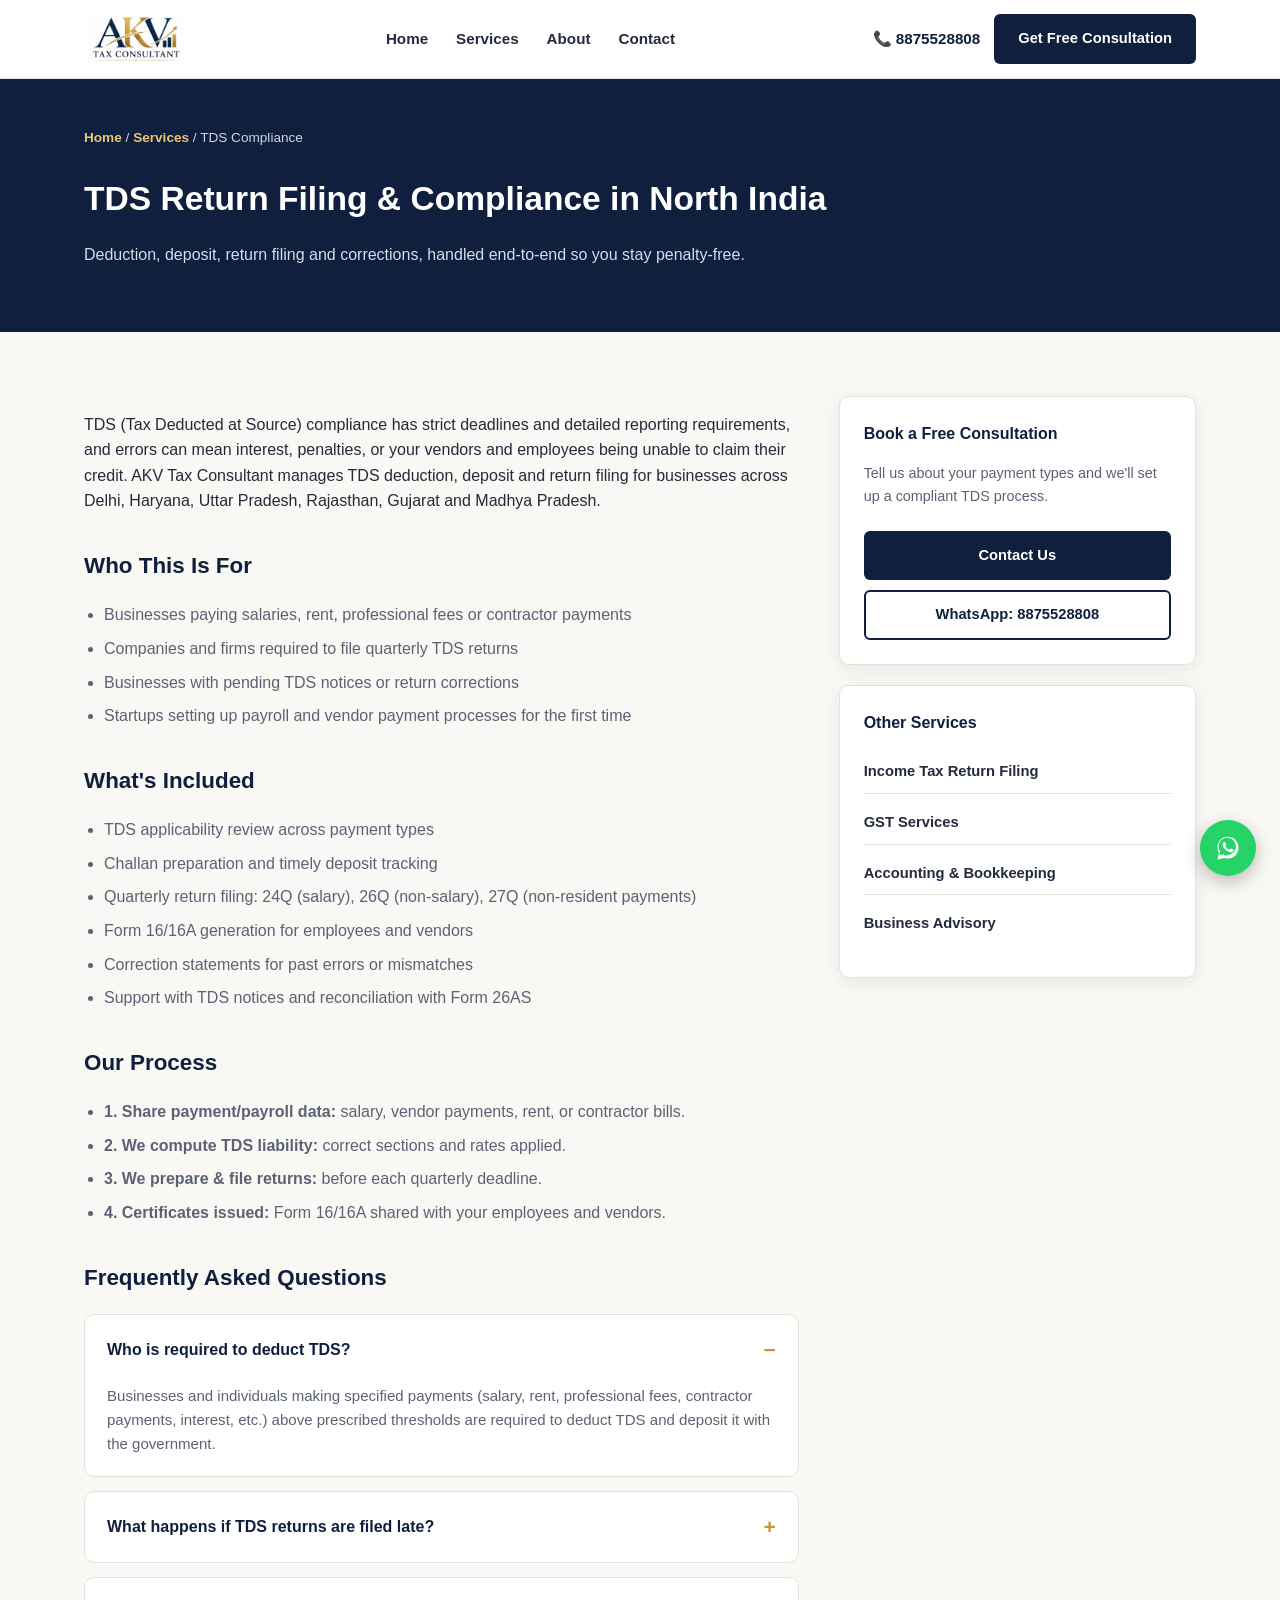
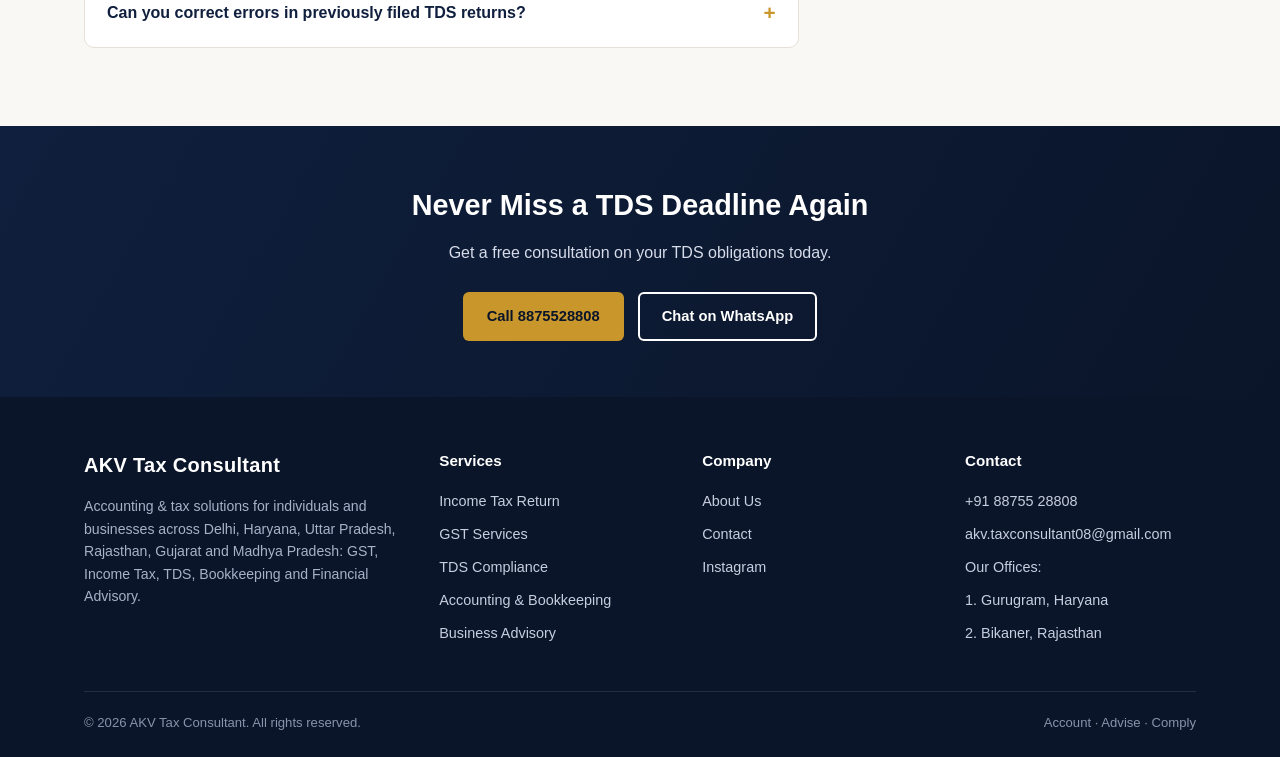
<file: services/tds-compliance.html>
<!DOCTYPE html>
<html lang="en-IN">
<head>
<meta charset="UTF-8">
<meta name="viewport" content="width=device-width, initial-scale=1.0">
<title>TDS Return Filing &amp; Compliance in North India | AKV Tax Consultant</title>
<meta name="description" content="TDS deduction, return filing (24Q/26Q/27Q) and correction statements for businesses in North India. Avoid interest and penalties. Call +91 8875528808.">
<link rel="canonical" href="https://akvtaxconsultant.github.io/services/tds-compliance.html">
<link rel="icon" type="image/svg+xml" href="../images/favicon.svg">
<link rel="stylesheet" href="../css/style.css">
<script type="application/ld+json">
{
  "@context": "https://schema.org",
  "@type": "Service",
  "serviceType": "TDS Compliance and Return Filing",
  "provider": { "@type": "AccountingService", "name": "AKV Tax Consultant", "telephone": "+91-8875528808" },
  "areaServed": ["Delhi", "Haryana", "Uttar Pradesh", "Rajasthan", "Gujarat", "Madhya Pradesh"],
  "description": "TDS deduction, return filing and compliance for businesses in North India."
}
</script>
<script type="application/ld+json">
{
  "@context": "https://schema.org",
  "@type": "FAQPage",
  "mainEntity": [
    {
      "@type": "Question",
      "name": "Who is required to deduct TDS?",
      "acceptedAnswer": { "@type": "Answer", "text": "Businesses and individuals making specified payments (salary, rent, professional fees, contractor payments, interest, etc.) above prescribed thresholds are required to deduct TDS and deposit it with the government." }
    },
    {
      "@type": "Question",
      "name": "What happens if TDS returns are filed late?",
      "acceptedAnswer": { "@type": "Answer", "text": "Late filing attracts fees and interest, and can also delay your deductees from claiming credit for the tax deducted. We track your due dates to help you avoid these penalties." }
    },
    {
      "@type": "Question",
      "name": "Can you correct errors in previously filed TDS returns?",
      "acceptedAnswer": { "@type": "Answer", "text": "Yes, we prepare and file correction statements for errors such as incorrect PAN, challan mismatches, or amount discrepancies." }
    }
  ]
}
</script>
</head>
<body>

<header class="site-header">
  <div class="nav-wrap">
    <a href="../index.html" class="brand">
      <img src="../images/logo.jpg" alt="AKV Tax Consultant" class="brand-logo">
    </a>
    <nav class="main-nav" aria-label="Primary">
      <a href="../index.html">Home</a>
      <div class="has-dropdown">
        <a href="../services.html">Services</a>
        <div class="dropdown">
          <a href="income-tax-return-filing.html">Income Tax Return Filing</a>
          <a href="gst-services.html">GST Services</a>
          <a href="tds-compliance.html" class="active">TDS Compliance</a>
          <a href="accounting-bookkeeping.html">Accounting &amp; Bookkeeping</a>
          <a href="business-advisory.html">Business Advisory</a>
        </div>
      </div>
      <a href="../about.html">About</a>
      <a href="../contact.html">Contact</a>
    </nav>
    <div class="header-cta">
      <a href="tel:+918875528808" class="call-link">📞 8875528808</a>
      <a href="../contact.html" class="btn btn-primary">Get Free Consultation</a>
    </div>
    <button class="nav-toggle" aria-label="Toggle menu" aria-expanded="false">☰</button>
  </div>
</header>

<section class="service-hero">
  <div class="container">
    <div class="breadcrumb" style="color:#cfd5e6; padding-top:0;"><a href="../index.html" style="color:#e8c874;">Home</a> / <a href="../services.html" style="color:#e8c874;">Services</a> / TDS Compliance</div>
    <h1>TDS Return Filing &amp; Compliance in North India</h1>
    <p>Deduction, deposit, return filing and corrections, handled end-to-end so you stay penalty-free.</p>
  </div>
</section>

<section>
  <div class="container service-layout">
    <div>
      <p>TDS (Tax Deducted at Source) compliance has strict deadlines and detailed reporting requirements, and errors can mean interest, penalties, or your vendors and employees being unable to claim their credit. AKV Tax Consultant manages TDS deduction, deposit and return filing for businesses across Delhi, Haryana, Uttar Pradesh, Rajasthan, Gujarat and Madhya Pradesh.</p>

      <h2>Who This Is For</h2>
      <ul>
        <li>Businesses paying salaries, rent, professional fees or contractor payments</li>
        <li>Companies and firms required to file quarterly TDS returns</li>
        <li>Businesses with pending TDS notices or return corrections</li>
        <li>Startups setting up payroll and vendor payment processes for the first time</li>
      </ul>

      <h2>What's Included</h2>
      <ul>
        <li>TDS applicability review across payment types</li>
        <li>Challan preparation and timely deposit tracking</li>
        <li>Quarterly return filing: 24Q (salary), 26Q (non-salary), 27Q (non-resident payments)</li>
        <li>Form 16/16A generation for employees and vendors</li>
        <li>Correction statements for past errors or mismatches</li>
        <li>Support with TDS notices and reconciliation with Form 26AS</li>
      </ul>

      <h2>Our Process</h2>
      <ul>
        <li><strong>1. Share payment/payroll data:</strong> salary, vendor payments, rent, or contractor bills.</li>
        <li><strong>2. We compute TDS liability:</strong> correct sections and rates applied.</li>
        <li><strong>3. We prepare &amp; file returns:</strong> before each quarterly deadline.</li>
        <li><strong>4. Certificates issued:</strong> Form 16/16A shared with your employees and vendors.</li>
      </ul>

      <h2>Frequently Asked Questions</h2>
      <details class="faq-item" open>
        <summary>Who is required to deduct TDS?</summary>
        <div class="faq-body">Businesses and individuals making specified payments (salary, rent, professional fees, contractor payments, interest, etc.) above prescribed thresholds are required to deduct TDS and deposit it with the government.</div>
      </details>
      <details class="faq-item">
        <summary>What happens if TDS returns are filed late?</summary>
        <div class="faq-body">Late filing attracts fees and interest, and can also delay your deductees from claiming credit for the tax deducted. We track your due dates to help you avoid these penalties.</div>
      </details>
      <details class="faq-item">
        <summary>Can you correct errors in previously filed TDS returns?</summary>
        <div class="faq-body">Yes, we prepare and file correction statements for errors such as incorrect PAN, challan mismatches, or amount discrepancies.</div>
      </details>
    </div>

    <aside>
      <div class="sidebar-card">
        <h3>Book a Free Consultation</h3>
        <p style="color:var(--text-muted); font-size:0.9rem;">Tell us about your payment types and we'll set up a compliant TDS process.</p>
        <a href="../contact.html" class="btn btn-primary" style="width:100%; margin-top:8px;">Contact Us</a>
        <a href="https://wa.me/918875528808" class="btn btn-outline" style="width:100%; margin-top:10px;">WhatsApp: 8875528808</a>
      </div>
      <div class="sidebar-card">
        <h3>Other Services</h3>
        <ul>
          <li><a href="income-tax-return-filing.html">Income Tax Return Filing</a></li>
          <li><a href="gst-services.html">GST Services</a></li>
          <li><a href="accounting-bookkeeping.html">Accounting &amp; Bookkeeping</a></li>
          <li><a href="business-advisory.html">Business Advisory</a></li>
        </ul>
      </div>
    </aside>
  </div>
</section>

<section class="cta-band">
  <div class="container">
    <h2>Never Miss a TDS Deadline Again</h2>
    <p>Get a free consultation on your TDS obligations today.</p>
    <div class="hero-actions">
      <a href="tel:+918875528808" class="btn btn-gold">Call 8875528808</a>
      <a href="https://wa.me/918875528808" class="btn btn-outline" style="border-color:#fff;color:#fff;">Chat on WhatsApp</a>
    </div>
  </div>
</section>

<footer class="site-footer">
  <div class="container">
    <div class="footer-grid">
      <div class="footer-brand">
        <div class="brand" style="color:#fff; margin-bottom:14px;">
          <span>AKV Tax Consultant</span>
        </div>
        <p>Accounting &amp; tax solutions for individuals and businesses across Delhi, Haryana, Uttar Pradesh, Rajasthan, Gujarat and Madhya Pradesh: GST, Income Tax, TDS, Bookkeeping and Financial Advisory.</p>
      </div>
      <div>
        <h4>Services</h4>
        <ul>
          <li><a href="income-tax-return-filing.html">Income Tax Return</a></li>
          <li><a href="gst-services.html">GST Services</a></li>
          <li><a href="tds-compliance.html">TDS Compliance</a></li>
          <li><a href="accounting-bookkeeping.html">Accounting &amp; Bookkeeping</a></li>
          <li><a href="business-advisory.html">Business Advisory</a></li>
        </ul>
      </div>
      <div>
        <h4>Company</h4>
        <ul>
          <li><a href="../about.html">About Us</a></li>
          <li><a href="../contact.html">Contact</a></li>
          <li><a href="https://www.instagram.com/akvtaxconsultant/">Instagram</a></li>
        </ul>
      </div>
      <div>
        <h4>Contact</h4>
        <ul>
          <li><a href="tel:+918875528808">+91 88755 28808</a></li>
          <li><a href="mailto:akv.taxconsultant08@gmail.com">akv.taxconsultant08@gmail.com</a></li>
          <li>Our Offices:</li>
          <li>1. Gurugram, Haryana</li>
          <li>2. Bikaner, Rajasthan</li>
        </ul>
      </div>
    </div>
    <div class="footer-bottom">
      <span>© <span id="year"></span> AKV Tax Consultant. All rights reserved.</span>
      <span>Account · Advise · Comply</span>
    </div>
  </div>
</footer>
<a href="https://wa.me/918875528808" class="whatsapp-float" aria-label="Chat on WhatsApp"><svg viewBox="0 0 32 32" width="28" height="28" fill="currentColor" aria-hidden="true"><path d="M16.004 3C9.377 3 4 8.377 4 15.004c0 2.386.63 4.62 1.735 6.555L4 29l7.652-1.688a11.94 11.94 0 0 0 4.352.816h.005c6.627 0 12.004-5.377 12.004-12.004C28.013 8.377 22.636 3 16.004 3zm0 21.836a9.79 9.79 0 0 1-4.993-1.367l-.358-.213-4.54 1.002.97-4.428-.234-.363a9.8 9.8 0 0 1-1.516-5.244c0-5.417 4.409-9.826 9.83-9.826 2.626 0 5.09 1.023 6.947 2.881a9.76 9.76 0 0 1 2.878 6.95c0 5.418-4.409 9.608-9.984 9.608zm5.63-7.35c-.307-.154-1.816-.897-2.098-.999-.281-.103-.487-.154-.692.154-.205.307-.795.998-.975 1.204-.18.205-.36.23-.667.077-.307-.154-1.296-.478-2.469-1.523-.912-.813-1.528-1.817-1.707-2.124-.18-.307-.019-.473.135-.626.139-.138.307-.36.46-.54.154-.18.205-.307.307-.512.103-.205.051-.384-.026-.539-.077-.154-.692-1.667-.948-2.284-.25-.6-.504-.519-.692-.529-.179-.008-.384-.01-.589-.01a1.13 1.13 0 0 0-.82.384c-.282.307-1.076 1.05-1.076 2.563 0 1.512 1.102 2.973 1.256 3.178.154.205 2.17 3.315 5.258 4.65.735.317 1.309.507 1.756.649.738.235 1.41.202 1.941.123.592-.088 1.816-.742 2.072-1.459.256-.717.256-1.331.18-1.459-.077-.128-.281-.205-.588-.36z"/></svg></a>

<script src="../js/main.js"></script>
</body>
</html>
</file>
<file: css/style.css>
/* AKV Tax Consultant: site styles */

:root {
  --navy: #0f1f3d;
  --navy-dark: #0a1529;
  --gold: #c9962c;
  --gold-light: #e8c874;
  --off-white: #faf8f4;
  --text: #232a3b;
  --text-muted: #5a6274;
  --border: #e6e1d6;
  --radius: 10px;
  --shadow: 0 4px 18px rgba(15, 31, 61, 0.08);
  --max-width: 1160px;
}

* { box-sizing: border-box; }

html { scroll-behavior: smooth; }

body {
  margin: 0;
  font-family: "Segoe UI", Tahoma, Geneva, Verdana, sans-serif;
  color: var(--text);
  background: var(--off-white);
  line-height: 1.6;
}

img { max-width: 100%; display: block; }

a { color: inherit; text-decoration: none; }

.container {
  max-width: var(--max-width);
  margin: 0 auto;
  padding: 0 24px;
}

/* ---------- Header ---------- */
.site-header {
  background: #fff;
  border-bottom: 1px solid var(--border);
  position: sticky;
  top: 0;
  z-index: 100;
}

.nav-wrap {
  display: flex;
  align-items: center;
  justify-content: space-between;
  padding: 14px 24px;
  max-width: var(--max-width);
  margin: 0 auto;
}

.brand {
  display: flex;
  align-items: center;
  gap: 10px;
  font-weight: 700;
  font-size: 1.25rem;
  color: var(--navy);
  letter-spacing: 0.3px;
}

.brand-logo {
  height: 46px;
  width: auto;
}

.brand .brand-mark {
  display: inline-flex;
  align-items: center;
  justify-content: center;
  width: 40px;
  height: 40px;
  border-radius: 8px;
  background: linear-gradient(135deg, var(--navy), var(--navy-dark));
  color: var(--gold-light);
  font-family: Georgia, 'Times New Roman', serif;
  font-weight: 700;
  font-size: 1.1rem;
}

.brand small {
  display: block;
  font-size: 0.62rem;
  font-weight: 600;
  letter-spacing: 1.5px;
  color: var(--gold);
  text-transform: uppercase;
}

nav.main-nav {
  display: flex;
  align-items: center;
  gap: 28px;
}

nav.main-nav a {
  font-size: 0.95rem;
  font-weight: 600;
  color: var(--text);
  position: relative;
  padding: 4px 0;
}

nav.main-nav a:hover,
nav.main-nav a.active {
  color: var(--navy);
}

nav.main-nav a.active::after {
  content: "";
  position: absolute;
  left: 0; right: 0; bottom: -4px;
  height: 2px;
  background: var(--gold);
}

.has-dropdown { position: relative; }

.dropdown {
  display: none;
  position: absolute;
  top: 100%;
  left: 0;
  background: #fff;
  box-shadow: var(--shadow);
  border-radius: var(--radius);
  padding: 10px;
  min-width: 240px;
  border: 1px solid var(--border);
}

.has-dropdown:hover .dropdown,
.has-dropdown:focus-within .dropdown {
  display: block;
}

.dropdown a {
  display: block;
  padding: 9px 12px;
  border-radius: 6px;
  font-weight: 500;
  font-size: 0.92rem;
}

.dropdown a:hover { background: var(--off-white); color: var(--navy); }

.header-cta {
  display: flex;
  align-items: center;
  gap: 14px;
}

.btn {
  display: inline-block;
  padding: 11px 22px;
  border-radius: 6px;
  font-weight: 700;
  font-size: 0.92rem;
  text-align: center;
  cursor: pointer;
  border: 2px solid transparent;
  transition: all 0.15s ease;
}

.btn-primary {
  background: var(--navy);
  color: #fff;
}
.btn-primary:hover { background: var(--navy-dark); }

.btn-gold {
  background: var(--gold);
  color: var(--navy-dark);
}
.btn-gold:hover { background: var(--gold-light); }

.btn-outline {
  border-color: var(--navy);
  color: var(--navy);
  background: transparent;
}
.btn-outline:hover { background: var(--navy); color: #fff; }

.call-link {
  font-weight: 700;
  color: var(--navy);
  font-size: 0.95rem;
}

.nav-toggle {
  display: none;
  background: none;
  border: none;
  font-size: 1.6rem;
  cursor: pointer;
  color: var(--navy);
}

/* ---------- Hero ---------- */
.hero {
  background: linear-gradient(120deg, var(--navy) 0%, var(--navy-dark) 100%);
  color: #fff;
  padding: 72px 0;
}

.hero .container {
  display: grid;
  grid-template-columns: 1.1fr 0.9fr;
  gap: 40px;
  align-items: center;
}

.hero .eyebrow {
  color: var(--gold-light);
  text-transform: uppercase;
  letter-spacing: 2px;
  font-weight: 700;
  font-size: 0.8rem;
  margin-bottom: 14px;
}

.hero h1 {
  font-size: 2.5rem;
  line-height: 1.2;
  margin: 0 0 18px;
}

.hero p.lead {
  font-size: 1.08rem;
  color: #d7dcea;
  margin-bottom: 28px;
}

.hero-actions { display: flex; gap: 14px; flex-wrap: wrap; }

.hero-badges {
  display: flex;
  gap: 22px;
  margin-top: 32px;
  flex-wrap: wrap;
}

.hero-badges div {
  font-size: 0.85rem;
  color: #cfd5e6;
}

.hero-badges strong {
  display: block;
  font-size: 1.5rem;
  color: var(--gold-light);
}

.hero-panel {
  background: rgba(255,255,255,0.06);
  border: 1px solid rgba(255,255,255,0.15);
  border-radius: var(--radius);
  padding: 28px;
}

.hero-panel h3 { margin-top: 0; color: var(--gold-light); font-size: 1.05rem; }

.hero-panel ul { padding-left: 20px; margin: 14px 0; }
.hero-panel li { margin-bottom: 10px; color: #dfe3ee; }

/* ---------- Sections ---------- */
section { padding: 64px 0; }

.section-head {
  text-align: center;
  max-width: 680px;
  margin: 0 auto 44px;
}

.section-head .eyebrow {
  color: var(--gold);
  text-transform: uppercase;
  letter-spacing: 2px;
  font-weight: 700;
  font-size: 0.78rem;
}

.section-head h2 {
  font-size: 2rem;
  color: var(--navy);
  margin: 10px 0 12px;
}

.section-head p { color: var(--text-muted); }

.grid {
  display: grid;
  gap: 26px;
}

.grid-5 { grid-template-columns: repeat(5, 1fr); }
.grid-3 { grid-template-columns: repeat(3, 1fr); }
.grid-2 { grid-template-columns: repeat(2, 1fr); }

.card {
  background: #fff;
  border: 1px solid var(--border);
  border-radius: var(--radius);
  padding: 28px 22px;
  box-shadow: var(--shadow);
  transition: transform 0.15s ease, box-shadow 0.15s ease;
}

.card:hover { transform: translateY(-4px); box-shadow: 0 10px 26px rgba(15,31,61,0.14); }

.card .icon {
  width: 48px; height: 48px;
  border-radius: 10px;
  background: var(--off-white);
  border: 1px solid var(--border);
  display: flex; align-items: center; justify-content: center;
  font-size: 1.4rem;
  margin-bottom: 16px;
  color: var(--gold);
}

.card h3 { margin: 0 0 10px; font-size: 1.08rem; color: var(--navy); }
.card p { margin: 0 0 14px; color: var(--text-muted); font-size: 0.94rem; }
.card a.card-link { font-weight: 700; color: var(--navy); font-size: 0.88rem; }
.card a.card-link:hover { color: var(--gold); }

.section-alt { background: #fff; border-top: 1px solid var(--border); border-bottom: 1px solid var(--border); }

.why-list { display: grid; grid-template-columns: repeat(2, 1fr); gap: 20px; }
.why-item { display: flex; gap: 14px; }
.why-item .num {
  flex: none;
  width: 38px; height: 38px;
  border-radius: 50%;
  background: var(--navy);
  color: var(--gold-light);
  display: flex; align-items: center; justify-content: center;
  font-weight: 700;
}
.why-item h4 { margin: 0 0 6px; color: var(--navy); font-size: 1rem; }
.why-item p { margin: 0; color: var(--text-muted); font-size: 0.92rem; }

.clients-strip {
  display: flex;
  gap: 14px;
  flex-wrap: wrap;
  justify-content: center;
}

.pill {
  background: #fff;
  border: 1px solid var(--border);
  border-radius: 999px;
  padding: 10px 20px;
  font-weight: 600;
  font-size: 0.9rem;
  color: var(--navy);
}

.about-grid {
  display: grid;
  grid-template-columns: 0.8fr 1.2fr;
  gap: 44px;
  align-items: center;
}

.founder-card {
  background: #fff;
  border: 1px solid var(--border);
  border-radius: var(--radius);
  box-shadow: var(--shadow);
  padding: 30px;
  text-align: center;
}

.founder-avatar {
  width: 88px; height: 88px;
  border-radius: 50%;
  background: var(--navy);
  color: var(--gold-light);
  font-weight: 700;
  font-size: 1.6rem;
  display: flex; align-items: center; justify-content: center;
  margin: 0 auto 16px;
}

.founder-card h3 { margin: 0 0 4px; color: var(--navy); }
.founder-card .role { color: var(--gold); font-weight: 700; font-size: 0.85rem; text-transform: uppercase; letter-spacing: 1px; }

.cta-band {
  background: linear-gradient(120deg, var(--navy), var(--navy-dark));
  color: #fff;
  text-align: center;
  padding: 56px 0;
}

.cta-band h2 { font-size: 1.8rem; margin: 0 0 12px; }
.cta-band p { color: #d7dcea; margin: 0 0 26px; }
.cta-band .hero-actions { justify-content: center; }

/* ---------- FAQ ---------- */
.faq-item {
  background: #fff;
  border: 1px solid var(--border);
  border-radius: var(--radius);
  margin-bottom: 14px;
  overflow: hidden;
}

.faq-item summary {
  padding: 18px 22px;
  font-weight: 700;
  color: var(--navy);
  cursor: pointer;
  list-style: none;
  display: flex;
  justify-content: space-between;
  align-items: center;
}

.faq-item summary::-webkit-details-marker { display: none; }
.faq-item summary::after { content: "+"; font-size: 1.3rem; color: var(--gold); }
.faq-item[open] summary::after { content: "\2212"; }
.faq-item .faq-body { padding: 0 22px 20px; color: var(--text-muted); font-size: 0.94rem; }

/* ---------- Breadcrumb ---------- */
.breadcrumb {
  font-size: 0.85rem;
  color: var(--text-muted);
  padding: 16px 0;
}
.breadcrumb a { color: var(--navy); font-weight: 600; }

/* ---------- Service page layout ---------- */
.service-hero {
  background: var(--navy);
  color: #fff;
  padding: 48px 0;
}
.service-hero h1 { font-size: 2.1rem; margin: 8px 0 12px; }
.service-hero p { color: #d7dcea; max-width: 680px; }

.service-layout {
  display: grid;
  grid-template-columns: 2fr 1fr;
  gap: 40px;
  align-items: start;
}

.service-layout h2 { color: var(--navy); font-size: 1.4rem; margin-top: 34px; }
.service-layout ul { padding-left: 20px; }
.service-layout li { margin-bottom: 8px; color: var(--text-muted); }

.sidebar-card {
  background: #fff;
  border: 1px solid var(--border);
  border-radius: var(--radius);
  padding: 24px;
  box-shadow: var(--shadow);
  margin-bottom: 20px;
}
.sidebar-card h3 { margin-top: 0; color: var(--navy); font-size: 1rem; }
.sidebar-card ul { list-style: none; padding: 0; margin: 0; }
.sidebar-card li { padding: 9px 0; border-bottom: 1px solid var(--border); font-size: 0.92rem; }
.sidebar-card li:last-child { border-bottom: none; }
.sidebar-card li a { font-weight: 600; color: var(--text); }
.sidebar-card li a:hover { color: var(--navy); }

/* ---------- Contact ---------- */
.contact-grid {
  display: grid;
  grid-template-columns: 1fr 1fr;
  gap: 40px;
}

.contact-methods .card { margin-bottom: 18px; }

form.contact-form { display: grid; gap: 16px; }
form.contact-form label { font-weight: 600; font-size: 0.9rem; color: var(--navy); display: block; margin-bottom: 6px; }
form.contact-form input,
form.contact-form select,
form.contact-form textarea {
  width: 100%;
  padding: 12px 14px;
  border: 1px solid var(--border);
  border-radius: 6px;
  font-family: inherit;
  font-size: 0.95rem;
  background: #fff;
}
form.contact-form textarea { min-height: 120px; resize: vertical; }

/* ---------- Footer ---------- */
footer.site-footer {
  background: var(--navy-dark);
  color: #c7cee0;
  padding: 52px 0 24px;
}

.footer-grid {
  display: grid;
  grid-template-columns: 1.4fr 1fr 1fr 1fr;
  gap: 32px;
  margin-bottom: 36px;
}

.footer-grid h4 { color: #fff; margin: 0 0 16px; font-size: 0.95rem; }
.footer-grid ul { list-style: none; padding: 0; margin: 0; }
.footer-grid li { margin-bottom: 10px; font-size: 0.9rem; }
.footer-grid a:hover { color: var(--gold-light); }

.footer-brand p { font-size: 0.88rem; color: #a9b1c8; }

.footer-bottom {
  border-top: 1px solid rgba(255,255,255,0.1);
  padding-top: 20px;
  display: flex;
  justify-content: space-between;
  flex-wrap: wrap;
  gap: 10px;
  font-size: 0.82rem;
  color: #8a92ab;
}

.whatsapp-float {
  position: fixed;
  bottom: 24px;
  right: 24px;
  background: #25D366;
  color: #fff;
  width: 56px;
  height: 56px;
  border-radius: 50%;
  display: flex;
  align-items: center;
  justify-content: center;
  font-size: 1.6rem;
  box-shadow: 0 6px 18px rgba(0,0,0,0.25);
  z-index: 200;
}

/* ---------- Responsive ---------- */
@media (max-width: 900px) {
  .hero .container { grid-template-columns: 1fr; }
  .grid-5 { grid-template-columns: repeat(2, 1fr); }
  .grid-3 { grid-template-columns: repeat(2, 1fr); }
  .why-list { grid-template-columns: 1fr; }
  .about-grid { grid-template-columns: 1fr; }
  .service-layout { grid-template-columns: 1fr; }
  .contact-grid { grid-template-columns: 1fr; }
  .footer-grid { grid-template-columns: 1fr 1fr; }
}

@media (max-width: 720px) {
  nav.main-nav, .header-cta .call-link, .header-cta .btn-outline { display: none; }
  .nav-toggle { display: block; }
  nav.main-nav.open {
    display: flex;
    flex-direction: column;
    position: absolute;
    top: 100%;
    left: 0; right: 0;
    background: #fff;
    padding: 18px 24px;
    border-bottom: 1px solid var(--border);
    gap: 16px;
  }
  .grid-5, .grid-3, .grid-2 { grid-template-columns: 1fr; }
  .hero h1 { font-size: 1.9rem; }
  .footer-grid { grid-template-columns: 1fr; }
}
</file>
